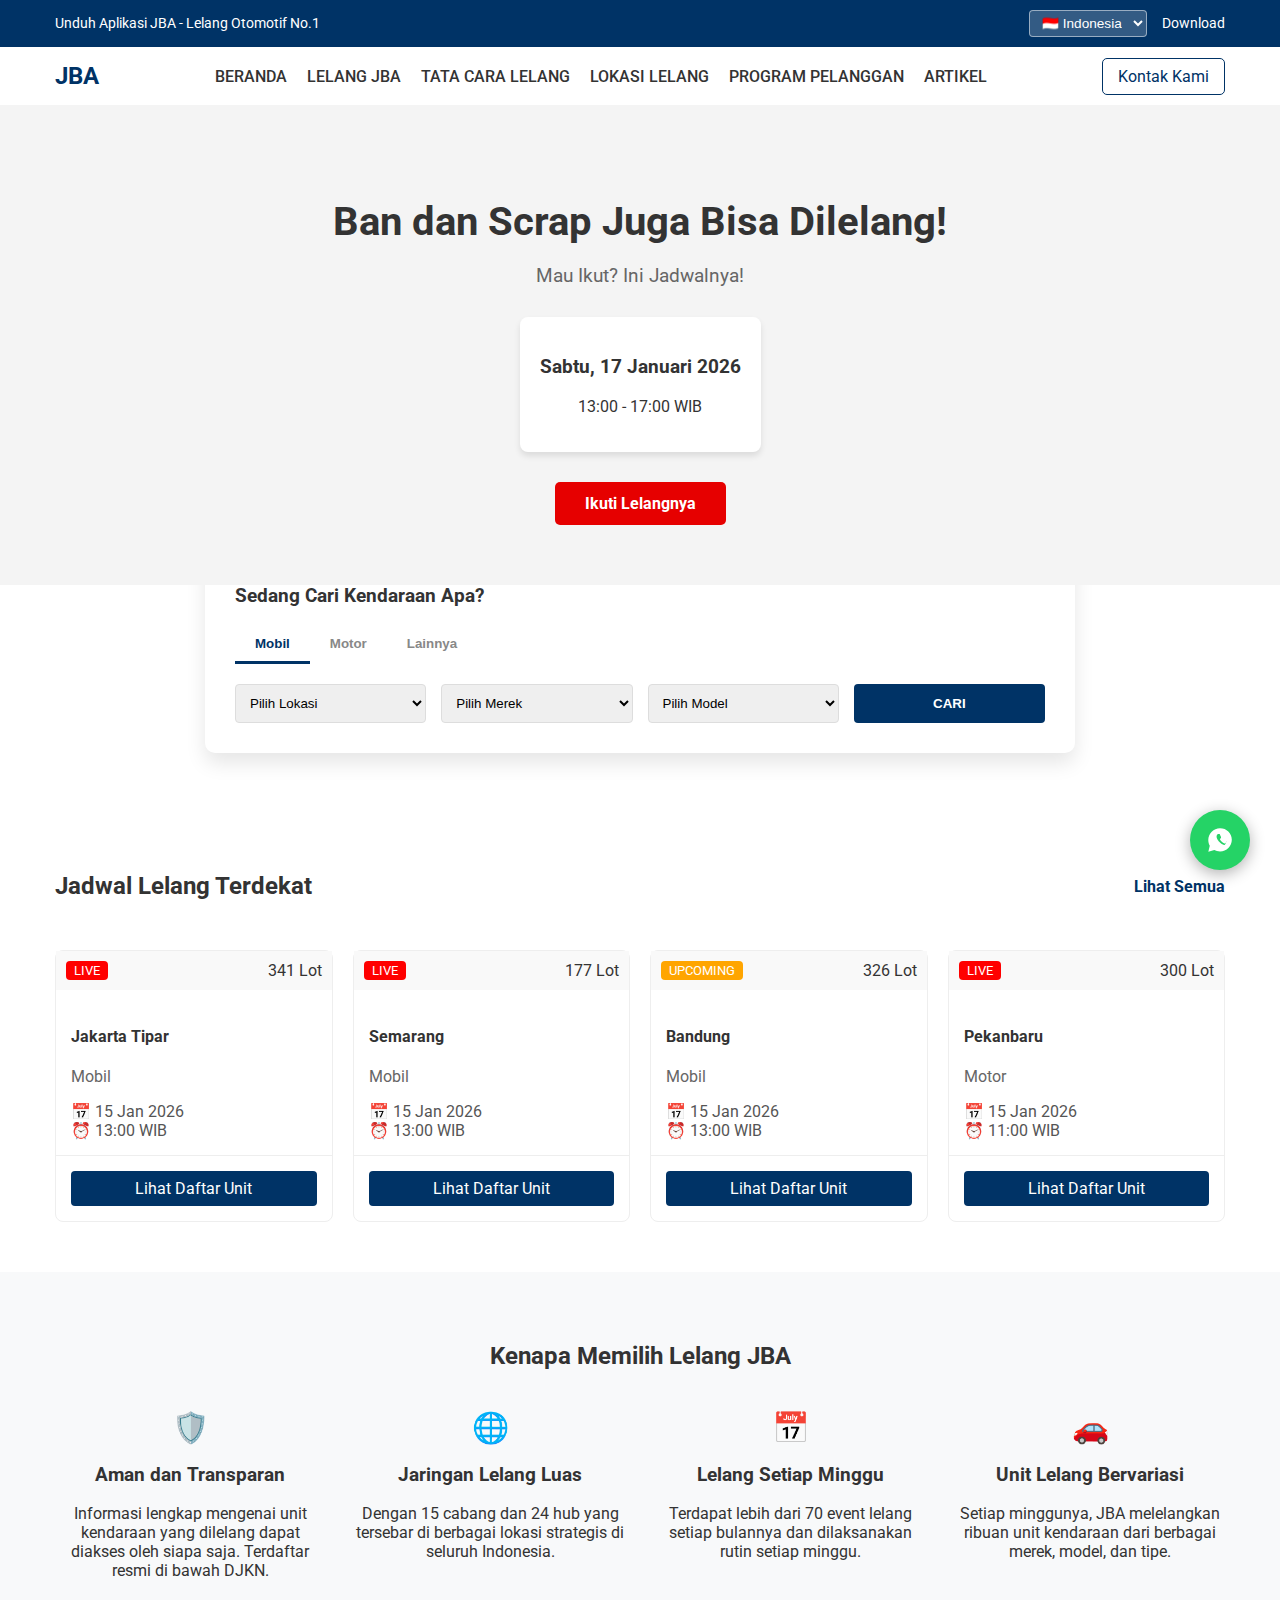
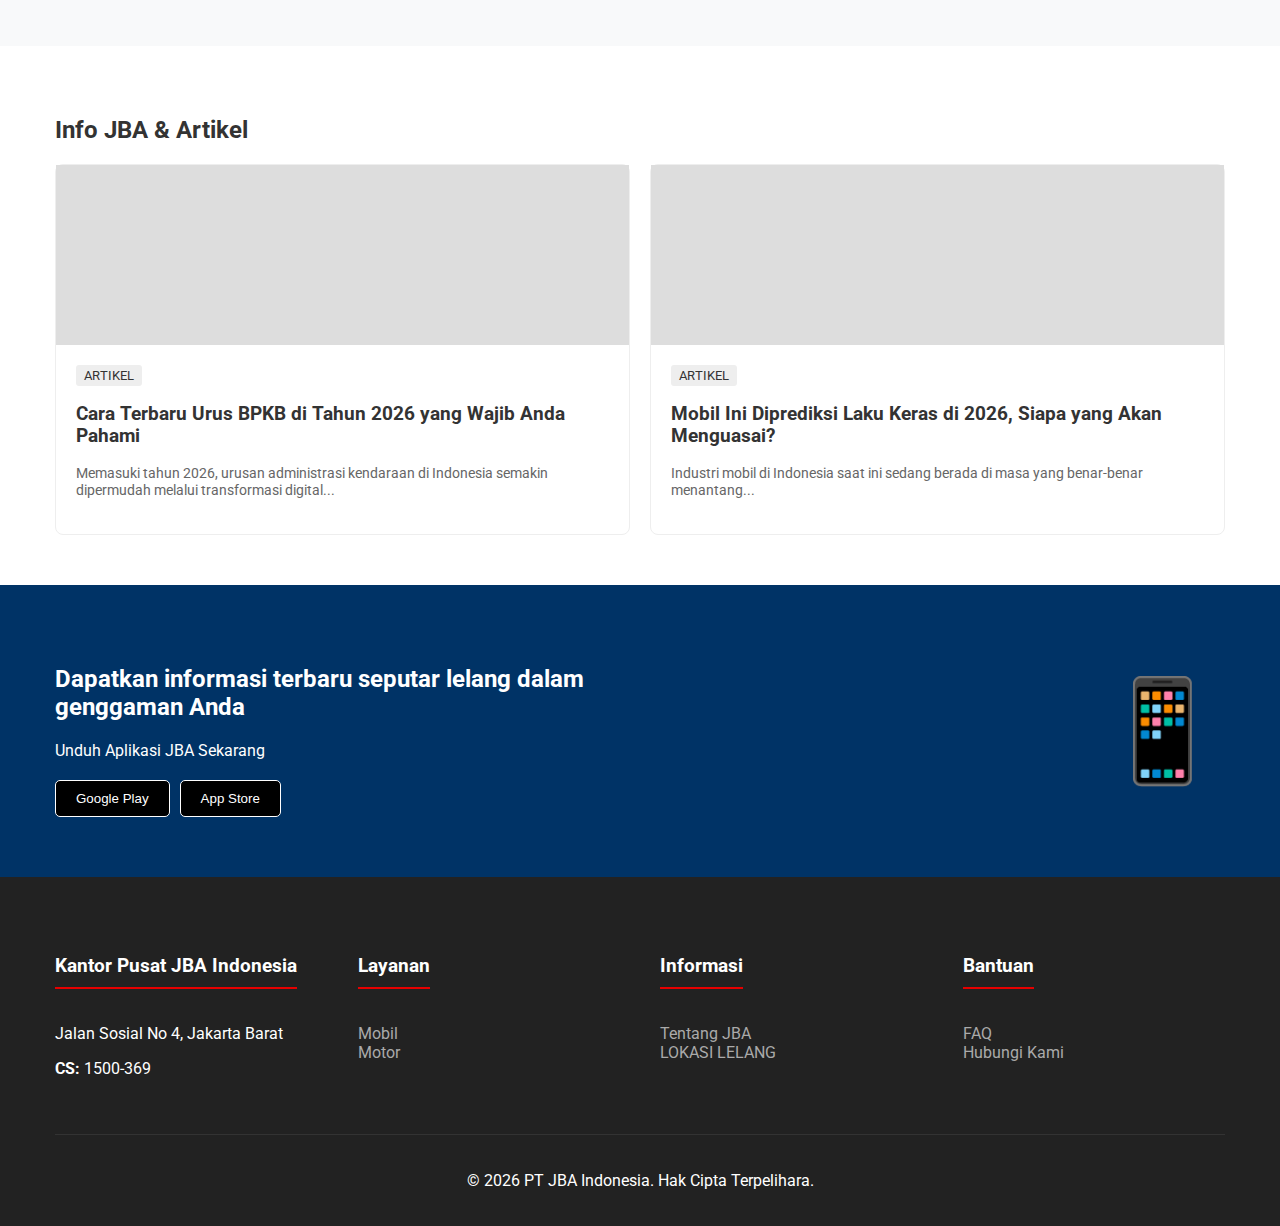
<file: index.html>
<!DOCTYPE html>
<html lang="id">
<head>
    <meta charset="UTF-8">
    <meta name="viewport" content="width=device-width, initial-scale=1.0">
    <title>JBA Indonesia - Lelang Otomotif No.1</title>
    
    <link rel="preconnect" href="https://fonts.googleapis.com">
    <link rel="preconnect" href="https://fonts.gstatic.com" crossorigin>
    <link href="https://fonts.googleapis.com/css2?family=Noto+Sans+JP:wght@300;400;500;700&family=Roboto:wght@300;400;500;700&display=swap" rel="stylesheet">

    <style>
        /* --- GLOBAL STYLES --- */
        * { box-sizing: border-box; }
        body { 
            margin: 0; 
            padding: 0; 
            font-family: 'Roboto', 'Noto Sans JP', sans-serif; 
            color: #333;
            scroll-behavior: smooth; /* Penting untuk efek scroll halus */
        }
        
        a { text-decoration: none; }
        ul { padding: 0; list-style: none; }

        /* Container Utility */
        .container {
            max-width: 1200px;
            margin: 0 auto;
            padding: 0 15px;
        }

        /* --- TOP BAR & HEADER --- */
        .lang-container { display: flex; align-items: center; gap: 15px; }
        .lang-select {
            background-color: rgba(255, 255, 255, 0.2);
            color: #fff;
            border: 1px solid rgba(255, 255, 255, 0.5);
            padding: 4px 8px;
            border-radius: 4px;
            font-size: 0.85rem;
            cursor: pointer;
            outline: none;
        }
        .lang-select option { color: #333; }
        
        .hamburger {
            display: none;
            font-size: 28px;
            color: #003366;
            cursor: pointer;
            margin-left: 15px;
        }

        /* --- HERO SECTION --- */
        .hero {
            background: #f4f4f4; /* Bisa diganti background image */
            padding: 60px 0;
            text-align: center;
            position: relative;
        }
        .btn-primary {
            background: #e60000;
            color: white;
            padding: 12px 30px;
            border-radius: 5px;
            font-weight: bold;
            display: inline-block;
        }

        /* --- SEARCH SECTION --- */
        .search-card {
            background: white;
            padding: 30px;
            border-radius: 10px;
            box-shadow: 0 10px 20px rgba(0,0,0,0.1);
        }
        .tabs { display: flex; margin-bottom: 20px; }
        .tab-btn {
            padding: 10px 20px;
            border: none;
            background: transparent;
            cursor: pointer;
            font-weight: bold;
            color: #888;
            border-bottom: 3px solid transparent;
        }
        .tab-btn.active {
            color: #003366;
            border-bottom: 3px solid #003366;
        }
        .search-form {
            display: grid;
            grid-template-columns: repeat(auto-fit, minmax(150px, 1fr));
            gap: 15px;
        }
        .search-form select {
            padding: 10px;
            border: 1px solid #ddd;
            border-radius: 4px;
            width: 100%;
        }
        .btn-search {
            background: #003366;
            color: white;
            border: none;
            padding: 10px;
            border-radius: 4px;
            cursor: pointer;
            font-weight: bold;
        }

        /* --- FLOATING BUTTONS (WA & TOP) --- */
        .floating-container {
            position: fixed;
            bottom: 30px;
            right: 30px;
            z-index: 9999;
            display: flex;
            flex-direction: column;
            gap: 15px;
            align-items: center;
        }

        .float-btn {
            width: 60px;
            height: 60px;
            border-radius: 50%;
            display: flex;
            align-items: center;
            justify-content: center;
            box-shadow: 0 4px 15px rgba(0,0,0,0.3);
            text-decoration: none;
            border: none;
            cursor: pointer;
            transition: transform 0.3s ease, opacity 0.3s ease, visibility 0.3s;
        }

        .float-btn:hover { transform: scale(1.1); }

        .btn-wa { background-color: #25D366; } /* Hijau WA */
        
        .btn-top {
            background-color: #003366; /* Biru JBA */
            width: 50px; 
            height: 50px;
            opacity: 0; /* Hidden default */
            visibility: hidden;
            transform: translateY(20px);
        }

        .btn-top.show {
            opacity: 1;
            visibility: visible;
            transform: translateY(0);
        }

        /* --- RESPONSIVE MOBILE --- */
        @media (max-width: 768px) {
            .hamburger { display: block; }
            .header-content { position: relative; }
            .nav-menu {
                display: none;
                position: absolute;
                top: 100%; left: 0; width: 100%;
                background-color: #ffffff;
                box-shadow: 0 10px 15px rgba(0,0,0,0.1);
                border-top: 1px solid #eee;
                z-index: 9999;
                padding: 20px 0;
            }
            .nav-menu.active { display: block; animation: slideDown 0.3s ease-out; }
            .nav-menu ul { flex-direction: column; gap: 0; }
            .nav-menu ul li { width: 100%; text-align: center; }
            .nav-menu ul li a {
                display: block; padding: 15px;
                border-bottom: 1px solid #f0f0f0;
                color: #333;
            }
            
            /* Adjust Floating Button di Mobile */
            .floating-container { bottom: 20px; right: 20px; }
            .float-btn { width: 50px; height: 50px; }
            .btn-top { width: 45px; height: 45px; }

            @keyframes slideDown {
                from { opacity: 0; transform: translateY(-10px); }
                to { opacity: 1; transform: translateY(0); }
            }
        }
    </style>
</head>
<body>

    <div class="top-bar" style="background-color: #003366; color: white; padding: 10px 0;">
        <div class="container" style="display: flex; justify-content: space-between; align-items: center;">
            <span data-i18n="app_promo" style="font-size: 0.9rem;">Unduh Aplikasi JBA - Lelang Otomotif No.1</span>
            
            <div class="lang-container">
                <select id="languageSelector" class="lang-select">
                    <option value="id">🇮🇩 Indonesia</option>
                    <option value="en">🇬🇧 English</option>
                    <option value="jp">🇯🇵 日本語</option>
                </select>
                <a href="#" style="color: white; font-size: 0.9rem;" data-i18n="btn_download">Download</a>
            </div>
        </div>
    </div>

    <header class="main-header" style="background: white; padding: 15px 0; box-shadow: 0 2px 5px rgba(0,0,0,0.1);">
        <div class="container header-content" style="display: flex; justify-content: space-between; align-items: center;">
            <div class="logo">
                <h1 style="margin: 0; color: #003366; font-size: 24px;">JBA</h1>
            </div>
            
            <nav class="nav-menu" id="navMenu">
                <ul style="display: flex; gap: 20px; margin: 0;">
                    <li><a href="index.html" class="active" style="color: #333; font-weight: 500;" data-i18n="nav_home">BERANDA</a></li>
                    <li><a href="lelang.html" style="color: #333; font-weight: 500;" data-i18n="nav_auction">LELANG JBA</a></li>
                    <li><a href="tata-cara.html" style="color: #333; font-weight: 500;" data-i18n="nav_guide">TATA CARA LELANG</a></li>
                    <li><a href="lokasi.html" style="color: #333; font-weight: 500;" data-i18n="nav_loc">LOKASI LELANG</a></li>
                    <li><a href="membership.html" style="color: #333; font-weight: 500;" data-i18n="nav_member">PROGRAM PELANGGAN</a></li>
                    <li><a href="artikel.html" style="color: #333; font-weight: 500;" data-i18n="nav_blog">ARTIKEL</a></li>
                </ul>
            </nav>

            <div style="display: flex; align-items: center;">
                <div class="header-actions">
                    <a href="https://wa.me/6285546528201" class="btn-outline" style="border: 1px solid #003366; padding: 8px 15px; border-radius: 5px; color: #003366;" data-i18n="btn_contact">Kontak Kami</a>
                </div>
                <div class="hamburger" id="hamburgerBtn">☰</div>
            </div>
        </div>
    </header>

    <main>
        <section class="hero">
            <div class="container hero-content">
                <h2 style="font-size: 2.5rem; color: #333; margin-bottom: 10px;" data-i18n="hero_title">Ban dan Scrap Juga Bisa Dilelang!</h2>
                <p style="font-size: 1.2rem; color: #666; margin-bottom: 30px;" data-i18n="hero_subtitle">Mau Ikut? Ini Jadwalnya!</p>
                <div class="hero-date" style="background: white; display: inline-block; padding: 20px; border-radius: 8px; box-shadow: 0 4px 6px rgba(0,0,0,0.1); margin-bottom: 30px;">
                    <h3 data-i18n="hero_date_text">Sabtu, 17 Januari 2026</h3>
                    <p>13:00 - 17:00 WIB</p>
                </div>
                <br>
                <a href="lelang.html" class="btn-primary" data-i18n="btn_cta">Ikuti Lelangnya</a>
            </div>
        </section>

        <section class="search-section" style="margin-top: -30px; padding-bottom: 50px;">
            <div class="container" style="max-width: 900px;">
                <div class="search-card">
                    <h3 style="margin-top: 0;" data-i18n="search_title">Sedang Cari Kendaraan Apa?</h3>
                    <div class="tabs" id="vehicleTabs">
                        <button class="tab-btn active" data-type="Mobil" data-i18n="cat_car">Mobil</button>
                        <button class="tab-btn" data-type="Motor" data-i18n="cat_bike">Motor</button>
                        <button class="tab-btn" data-type="Lainnya" data-i18n="cat_other">Lainnya</button>
                    </div>
                    
                    <form class="search-form" id="searchForm">
                        <select id="homeLoc">
                            <option value="" data-i18n="opt_loc">Pilih Lokasi</option>
                            <option value="Jakarta Tipar">Jakarta Tipar</option>
                            <option value="Bandung">Bandung</option>
                            <option value="Semarang">Semarang</option>
                            <option value="Pekanbaru">Pekanbaru</option>
                        </select>
                        <select id="homeBrand">
                            <option value="" data-i18n="opt_brand">Pilih Merek</option>
                            </select>
                        <select id="homeModel">
                            <option value="" data-i18n="opt_model">Pilih Model</option>
                             </select>
                        <button type="submit" class="btn-search" data-i18n="btn_search">CARI</button>
                    </form>
                </div>
            </div>
        </section>

        <section class="schedule-section" style="padding: 50px 0;">
            <div class="container">
                <div class="section-header" style="display: flex; justify-content: space-between; align-items: center; margin-bottom: 30px;">
                    <h2 data-i18n="sched_title">Jadwal Lelang Terdekat</h2>
                    <a href="lelang.html" class="view-all" style="color: #003366; font-weight: bold;" data-i18n="view_all">Lihat Semua</a>
                </div>

                <div class="auction-grid" style="display: grid; grid-template-columns: repeat(auto-fit, minmax(250px, 1fr)); gap: 20px;">
                    <div class="auction-card" style="border: 1px solid #eee; border-radius: 8px;">
                        <div class="card-header" style="background: #f9f9f9; padding: 10px; display: flex; justify-content: space-between;">
                            <span style="background: red; color: white; padding: 2px 8px; border-radius: 4px; font-size: 0.8rem;">LIVE</span>
                            <span>341 Lot</span>
                        </div>
                        <div class="card-body" style="padding: 15px;">
                            <h4>Jakarta Tipar</h4>
                            <p data-i18n="cat_car" style="color: #666;">Mobil</p>
                            <div style="margin-top: 10px; color: #555;">📅 15 <span data-i18n="month_jan">Jan</span> 2026</div>
                            <div style="color: #555;">⏰ 13:00 WIB</div>
                        </div>
                        <div class="card-footer" style="padding: 15px; border-top: 1px solid #eee;">
                            <a href="lelang.html?loc=Jakarta" style="display: block; text-align: center; background: #003366; color: white; padding: 8px; border-radius: 4px;" data-i18n="btn_view_list">Lihat Daftar Unit</a>
                        </div>
                    </div>

                    <div class="auction-card" style="border: 1px solid #eee; border-radius: 8px;">
                        <div class="card-header" style="background: #f9f9f9; padding: 10px; display: flex; justify-content: space-between;">
                            <span style="background: red; color: white; padding: 2px 8px; border-radius: 4px; font-size: 0.8rem;">LIVE</span>
                            <span>177 Lot</span>
                        </div>
                        <div class="card-body" style="padding: 15px;">
                            <h4>Semarang</h4>
                            <p data-i18n="cat_car" style="color: #666;">Mobil</p>
                            <div style="margin-top: 10px; color: #555;">📅 15 <span data-i18n="month_jan">Jan</span> 2026</div>
                            <div style="color: #555;">⏰ 13:00 WIB</div>
                        </div>
                        <div class="card-footer" style="padding: 15px; border-top: 1px solid #eee;">
                            <a href="lelang.html?loc=Semarang" style="display: block; text-align: center; background: #003366; color: white; padding: 8px; border-radius: 4px;" data-i18n="btn_view_list">Lihat Daftar Unit</a>
                        </div>
                    </div>

                    <div class="auction-card" style="border: 1px solid #eee; border-radius: 8px;">
                        <div class="card-header" style="background: #f9f9f9; padding: 10px; display: flex; justify-content: space-between;">
                            <span style="background: orange; color: white; padding: 2px 8px; border-radius: 4px; font-size: 0.8rem;">UPCOMING</span>
                            <span>326 Lot</span>
                        </div>
                        <div class="card-body" style="padding: 15px;">
                            <h4>Bandung</h4>
                            <p data-i18n="cat_car" style="color: #666;">Mobil</p>
                            <div style="margin-top: 10px; color: #555;">📅 15 <span data-i18n="month_jan">Jan</span> 2026</div>
                            <div style="color: #555;">⏰ 13:00 WIB</div>
                        </div>
                        <div class="card-footer" style="padding: 15px; border-top: 1px solid #eee;">
                            <a href="lelang.html?loc=Bandung" style="display: block; text-align: center; background: #003366; color: white; padding: 8px; border-radius: 4px;" data-i18n="btn_view_list">Lihat Daftar Unit</a>
                        </div>
                    </div>

                    <div class="auction-card" style="border: 1px solid #eee; border-radius: 8px;">
                        <div class="card-header" style="background: #f9f9f9; padding: 10px; display: flex; justify-content: space-between;">
                            <span style="background: red; color: white; padding: 2px 8px; border-radius: 4px; font-size: 0.8rem;">LIVE</span>
                            <span>300 Lot</span>
                        </div>
                        <div class="card-body" style="padding: 15px;">
                            <h4>Pekanbaru</h4>
                            <p data-i18n="cat_bike" style="color: #666;">Motor</p>
                            <div style="margin-top: 10px; color: #555;">📅 15 <span data-i18n="month_jan">Jan</span> 2026</div>
                            <div style="color: #555;">⏰ 11:00 WIB</div>
                        </div>
                        <div class="card-footer" style="padding: 15px; border-top: 1px solid #eee;">
                            <a href="lelang.html?loc=Pekanbaru" style="display: block; text-align: center; background: #003366; color: white; padding: 8px; border-radius: 4px;" data-i18n="btn_view_list">Lihat Daftar Unit</a>
                        </div>
                    </div>
                </div>
            </div>
        </section>

        <section class="features-section" style="padding: 50px 0; background: #f8f9fa;">
            <div class="container" style="text-align: center;">
                <h2 style="margin-bottom: 40px;" data-i18n="why_title">Kenapa Memilih Lelang JBA</h2>
                <div class="features-grid" style="display: grid; grid-template-columns: repeat(auto-fit, minmax(200px, 1fr)); gap: 30px;">
                    <div class="feature-item">
                        <div style="font-size: 30px; margin-bottom: 15px;">🛡️</div>
                        <h3 data-i18n="feat_safe_title">Aman dan Transparan</h3>
                        <p data-i18n="feat_safe_desc">Informasi lengkap unit yang dilelang dapat diakses siapa saja. Terdaftar resmi di bawah DJKN.</p>
                    </div>
                    <div class="feature-item">
                        <div style="font-size: 30px; margin-bottom: 15px;">🌐</div>
                        <h3 data-i18n="feat_net_title">Jaringan Lelang Luas</h3>
                        <p data-i18n="feat_net_desc">Dengan 15 cabang dan 24 hub yang tersebar di berbagai lokasi strategis di seluruh Indonesia.</p>
                    </div>
                    <div class="feature-item">
                        <div style="font-size: 30px; margin-bottom: 15px;">📅</div>
                        <h3 data-i18n="feat_weekly_title">Lelang Setiap Minggu</h3>
                        <p data-i18n="feat_weekly_desc">Terdapat lebih dari 70 event lelang setiap bulannya dan dilaksanakan rutin setiap minggu.</p>
                    </div>
                    <div class="feature-item">
                        <div style="font-size: 30px; margin-bottom: 15px;">🚗</div>
                        <h3 data-i18n="feat_var_title">Unit Lelang Bervariasi</h3>
                        <p data-i18n="feat_var_desc">Setiap minggunya, JBA melelangkan ribuan unit kendaraan dari berbagai merek, model, dan tipe.</p>
                    </div>
                </div>
            </div>
        </section>

        <section class="news-section" style="padding: 50px 0;">
            <div class="container">
                <div class="section-header">
                    <h2 data-i18n="news_title">Info JBA & Artikel</h2>
                </div>
                <div class="news-grid" style="display: grid; grid-template-columns: repeat(auto-fit, minmax(300px, 1fr)); gap: 20px;">
                    <article class="news-card" style="border: 1px solid #eee; border-radius: 8px;">
                        <div style="background: #ddd; height: 180px;"></div>
                        <div class="news-content" style="padding: 20px;">
                            <span style="background: #eee; padding: 3px 8px; font-size: 0.8rem; border-radius: 3px;" data-i18n="art_tag">ARTIKEL</span>
                            <h3 data-i18n="news_1_title">Cara Terbaru Urus BPKB di Tahun 2026 yang Wajib Anda Pahami</h3>
                            <p style="color: #666; font-size: 0.9rem;" data-i18n="news_1_desc">Memasuki tahun 2026, urusan administrasi kendaraan semakin dipermudah melalui transformasi digital...</p>
                        </div>
                    </article>
                    <article class="news-card" style="border: 1px solid #eee; border-radius: 8px;">
                        <div style="background: #ddd; height: 180px;"></div>
                        <div class="news-content" style="padding: 20px;">
                            <span style="background: #eee; padding: 3px 8px; font-size: 0.8rem; border-radius: 3px;" data-i18n="art_tag">ARTIKEL</span>
                            <h3 data-i18n="news_2_title">Mobil Ini Diprediksi Laku Keras di 2026, Siapa yang Akan Menguasai?</h3>
                            <p style="color: #666; font-size: 0.9rem;" data-i18n="news_2_desc">Industri mobil di Indonesia saat ini sedang berada di masa yang benar-benar menantang...</p>
                        </div>
                    </article>
                </div>
            </div>
        </section>

        <section class="app-download" style="background: #003366; color: white; padding: 60px 0;">
            <div class="container" style="display: flex; align-items: center; justify-content: space-between;">
                <div style="max-width: 50%;">
                    <h2 data-i18n="app_dl_title">Dapatkan informasi terbaru seputar lelang dalam genggaman Anda</h2>
                    <p data-i18n="app_dl_subtitle" style="margin: 20px 0;">Unduh Aplikasi JBA Sekarang</p>
                    <div style="display: flex; gap: 10px;">
                        <button style="background: black; color: white; border: 1px solid white; padding: 10px 20px; border-radius: 5px;">Google Play</button>
                        <button style="background: black; color: white; border: 1px solid white; padding: 10px 20px; border-radius: 5px;">App Store</button>
                    </div>
                </div>
                <div style="font-size: 100px;">📱</div>
            </div>
        </section>
    </main>

    <footer style="background: #222; color: #fff; padding: 60px 0 20px;">
        <div class="container">
            <div style="display: grid; grid-template-columns: repeat(auto-fit, minmax(200px, 1fr)); gap: 40px; margin-bottom: 40px;">
                <div>
                    <h3 data-i18n="foot_ho" style="border-bottom: 2px solid #e60000; padding-bottom: 10px; display: inline-block;">Kantor Pusat JBA Indonesia</h3>
                    <p data-i18n="foot_addr">Jalan Sosial No 4, Jakarta Barat</p>
                    <p><strong>CS:</strong> 1500-369</p>
                </div>
                <div>
                    <h3 data-i18n="foot_service" style="border-bottom: 2px solid #e60000; padding-bottom: 10px; display: inline-block;">Layanan</h3>
                    <ul>
                        <li><a href="#" style="color: #aaa;" data-i18n="cat_car">Lelang Mobil</a></li>
                        <li><a href="#" style="color: #aaa;" data-i18n="cat_bike">Lelang Motor</a></li>
                    </ul>
                </div>
                <div>
                    <h3 data-i18n="foot_info" style="border-bottom: 2px solid #e60000; padding-bottom: 10px; display: inline-block;">Informasi</h3>
                    <ul>
                        <li><a href="#" style="color: #aaa;" data-i18n="link_about">Tentang JBA</a></li>
                        <li><a href="lokasi.html" style="color: #aaa;" data-i18n="nav_loc">Lokasi Lelang</a></li>
                    </ul>
                </div>
                <div>
                    <h3 data-i18n="foot_help" style="border-bottom: 2px solid #e60000; padding-bottom: 10px; display: inline-block;">Bantuan</h3>
                    <ul>
                        <li><a href="#" style="color: #aaa;">FAQ</a></li>
                        <li><a href="#" style="color: #aaa;" data-i18n="link_contact">Hubungi Kami</a></li>
                    </ul>
                </div>
            </div>
            <div style="text-align: center; border-top: 1px solid #333; padding-top: 20px;">
                <p data-i18n="foot_copy">&copy; 2026 PT JBA Indonesia. Hak Cipta Terpelihara.</p>
            </div>
        </div>
    </footer>

    <div class="floating-container">
        <button id="backToTopBtn" class="float-btn btn-top" title="Kembali ke Atas">
            <svg xmlns="http://www.w3.org/2000/svg" viewBox="0 0 24 24" fill="white" width="24px" height="24px">
                <path d="M0 0h24v24H0V0z" fill="none"/>
                <path d="M7.41 15.41L12 10.83l4.59 4.58L18 14l-6-6-6 6l1.41 1.41z"/>
            </svg>
        </button>
        <a href="https://wa.me/6285546528201" target="_blank" class="float-btn btn-wa" title="Hubungi via WhatsApp">
            <svg xmlns="http://www.w3.org/2000/svg" viewBox="0 0 24 24" fill="white" width="28px" height="28px">
                <path d="M16.75 13.96c.25.13.36.23.36.4 0 .33-.89 1.94-1.32 1.94-.15 0-.44-.09-1.29-.44-2.58-1.07-4.25-3.69-4.38-3.87-.13-.18-1.05-1.4-1.05-2.67 0-1.27.66-1.89.89-2.15.22-.26.59-.33.79-.33.19 0 .39.01.56.02.18.01.42-.07.65.49.24.57.81 1.99.88 2.13.07.15.12.33.02.53-.1.21-.15.34-.3.51-.15.18-.32.39-.45.53-.14.15-.29.32-.13.59.17.27.73 1.2 1.57 1.95 1.08.96 1.99 1.26 2.27 1.4.29.15.46.12.63-.07.17-.19.74-.86.94-1.15.2-.29.4-.24.67-.13zM12.05 2C6.48 2 1.96 6.53 1.96 12.1c0 1.78.46 3.46 1.28 4.93L2 22l5.12-1.34c1.42.77 3.03 1.23 4.93 1.23 5.56 0 10.08-4.53 10.08-10.09S17.61 2 12.05 2z"/>
            </svg>
        </a>
    </div>

    <script>
        // --- DATA KENDARAAN (SORTIR AKTIF) ---
        const vehicleData = {
            'Mobil': {
                'Toyota': ['Avanza', 'Innova', 'Fortuner', 'Calya', 'Agya'],
                'Honda': ['Brio', 'Jazz', 'HR-V', 'CR-V', 'Mobilio'],
                'Daihatsu': ['Xenia', 'Sigra', 'Ayla', 'Terios', 'Gran Max'],
                'Mitsubishi': ['Xpander', 'Pajero Sport'],
                'Suzuki': ['Ertiga', 'XL7']
            },
            'Motor': {
                'Yamaha': ['NMAX', 'Aerox', 'Mio', 'XMAX', 'Fazzio'],
                'Honda': ['Beat', 'Vario', 'PCX', 'Scoopy', 'CBR'],
                'Suzuki': ['Satria', 'GSX', 'Address'],
                'Kawasaki': ['Ninja', 'KLX']
            },
            'Lainnya': {
                'Lainnya': ['Forklift', 'Excavator', 'Truk']
            }
        };

        // --- KAMUS BAHASA (ID, EN, JP) ---
        const translations = {
            id: {
                app_promo: "Unduh Aplikasi JBA - Lelang Otomotif No.1",
                btn_download: "Download",
                nav_home: "BERANDA",
                nav_auction: "LELANG JBA",
                nav_guide: "TATA CARA LELANG",
                nav_loc: "LOKASI LELANG",
                nav_member: "PROGRAM PELANGGAN",
                nav_blog: "ARTIKEL",
                btn_contact: "Kontak Kami",
                hero_title: "Ban dan Scrap Juga Bisa Dilelang!",
                hero_subtitle: "Mau Ikut? Ini Jadwalnya!",
                hero_date_text: "Sabtu, 17 Januari 2026",
                btn_cta: "Ikuti Lelangnya",
                search_title: "Sedang Cari Kendaraan Apa?",
                cat_car: "Mobil",
                cat_bike: "Motor",
                cat_other: "Lainnya",
                opt_loc: "Pilih Lokasi",
                opt_brand: "Pilih Merek",
                opt_model: "Pilih Model",
                btn_search: "CARI",
                sched_title: "Jadwal Lelang Terdekat",
                view_all: "Lihat Semua",
                btn_view_list: "Lihat Daftar Unit",
                month_jan: "Jan",
                why_title: "Kenapa Memilih Lelang JBA",
                feat_safe_title: "Aman dan Transparan",
                feat_safe_desc: "Informasi lengkap mengenai unit kendaraan yang dilelang dapat diakses oleh siapa saja. Terdaftar resmi di bawah DJKN.",
                feat_net_title: "Jaringan Lelang Luas",
                feat_net_desc: "Dengan 15 cabang dan 24 hub yang tersebar di berbagai lokasi strategis di seluruh Indonesia.",
                feat_weekly_title: "Lelang Setiap Minggu",
                feat_weekly_desc: "Terdapat lebih dari 70 event lelang setiap bulannya dan dilaksanakan rutin setiap minggu.",
                feat_var_title: "Unit Lelang Bervariasi",
                feat_var_desc: "Setiap minggunya, JBA melelangkan ribuan unit kendaraan dari berbagai merek, model, dan tipe.",
                news_title: "Info JBA & Artikel",
                art_tag: "ARTIKEL",
                news_1_title: "Cara Terbaru Urus BPKB di Tahun 2026 yang Wajib Anda Pahami",
                news_1_desc: "Memasuki tahun 2026, urusan administrasi kendaraan di Indonesia semakin dipermudah melalui transformasi digital...",
                news_2_title: "Mobil Ini Diprediksi Laku Keras di 2026, Siapa yang Akan Menguasai?",
                news_2_desc: "Industri mobil di Indonesia saat ini sedang berada di masa yang benar-benar menantang...",
                app_dl_title: "Dapatkan informasi terbaru seputar lelang dalam genggaman Anda",
                app_dl_subtitle: "Unduh Aplikasi JBA Sekarang",
                foot_ho: "Kantor Pusat JBA Indonesia",
                foot_addr: "Jalan Sosial No 4, Jakarta Barat",
                foot_service: "Layanan",
                foot_info: "Informasi",
                foot_help: "Bantuan",
                link_about: "Tentang JBA",
                link_contact: "Hubungi Kami",
                link_terms: "Syarat dan Ketentuan",
                foot_copy: "&copy; 2026 PT JBA Indonesia. Hak Cipta Terpelihara."
            },
            en: {
                app_promo: "Download JBA App - No.1 Automotive Auction",
                btn_download: "Download",
                nav_home: "HOME",
                nav_auction: "JBA AUCTION",
                nav_guide: "AUCTION GUIDE",
                nav_loc: "AUCTION LOCATIONS",
                nav_member: "MEMBERSHIP",
                nav_blog: "ARTICLES",
                btn_contact: "Contact Us",
                hero_title: "Tires and Scrap Can Be Auctioned Too!",
                hero_subtitle: "Want to Join? Here is the Schedule!",
                hero_date_text: "Saturday, January 17, 2026",
                btn_cta: "Join the Auction",
                search_title: "What Vehicle Are You Looking For?",
                cat_car: "Car",
                cat_bike: "Motorcycle",
                cat_other: "Others",
                opt_loc: "Select Location",
                opt_brand: "Select Brand",
                opt_model: "Select Model",
                btn_search: "SEARCH",
                sched_title: "Upcoming Auction Schedule",
                view_all: "View All",
                btn_view_list: "View Unit List",
                month_jan: "Jan",
                why_title: "Why Choose JBA Auction",
                feat_safe_title: "Safe and Transparent",
                feat_safe_desc: "Complete information about auctioned vehicle units is accessible to everyone. Officially registered under DJKN.",
                feat_net_title: "Extensive Auction Network",
                feat_net_desc: "With 15 branches and 24 hubs spread across strategic locations throughout Indonesia.",
                feat_weekly_title: "Weekly Auctions",
                feat_weekly_desc: "There are more than 70 auction events every month, conducted routinely every week.",
                feat_var_title: "Varied Auction Units",
                feat_var_desc: "Every week, JBA auctions thousands of vehicle units of various brands, models, and types.",
                news_title: "JBA Info & Articles",
                art_tag: "ARTICLE",
                news_1_title: "Newest Way to Handle BPKB in 2026 You Must Understand",
                news_1_desc: "Entering 2026, vehicle administration in Indonesia is made easier through digital transformation...",
                news_2_title: "This Car is Predicted to Sell Well in 2026, Who Will Dominate?",
                news_2_desc: "The car industry in Indonesia is currently in a truly challenging time...",
                app_dl_title: "Get the latest auction information in the palm of your hand",
                app_dl_subtitle: "Download JBA App Now",
                foot_ho: "JBA Indonesia Head Office",
                foot_addr: "Jalan Sosial No 4, West Jakarta",
                foot_service: "Services",
                foot_info: "Information",
                foot_help: "Help",
                link_about: "About JBA",
                link_contact: "Contact Us",
                link_terms: "Terms and Conditions",
                foot_copy: "&copy; 2026 PT JBA Indonesia. All Rights Reserved."
            },
            jp: {
                app_promo: "JBAアプリをダウンロード - No.1 自動車オークション",
                btn_download: "ダウンロード",
                nav_home: "ホーム",
                nav_auction: "JBAオークション",
                nav_guide: "オークションガイド",
                nav_loc: "オークション会場",
                nav_member: "会員プログラム",
                nav_blog: "記事",
                btn_contact: "お問い合わせ",
                hero_title: "タイヤやスクラップもオークション可能！",
                hero_subtitle: "参加しますか？スケジュールはこちら！",
                hero_date_text: "2026年1月17日（土）",
                btn_cta: "オークションに参加",
                search_title: "お探しの車両は何ですか？",
                cat_car: "自動車",
                cat_bike: "バイク",
                cat_other: "その他",
                opt_loc: "場所を選択",
                opt_brand: "ブランドを選択",
                opt_model: "モデルを選択",
                btn_search: "検索",
                sched_title: "今後のオークション日程",
                view_all: "すべて見る",
                btn_view_list: "出品リストを見る",
                month_jan: "1月",
                why_title: "JBAオークションが選ばれる理由",
                feat_safe_title: "安全かつ透明",
                feat_safe_desc: "出品車両に関する完全な情報は誰でもアクセス可能です。DJKN（国庫総局）に正式登録されています。",
                feat_net_title: "広範なオークションネットワーク",
                feat_net_desc: "インドネシア全土の戦略的な場所に15の支店と24のハブを展開しています。",
                feat_weekly_title: "毎週開催されるオークション",
                feat_weekly_desc: "毎月70以上のオークションイベントがあり、毎週定期的に実施されています。",
                feat_var_title: "多様な出品ユニット",
                feat_var_desc: "JBAでは毎週、さまざまなブランド、モデル、タイプの数千台の車両がオークションにかけられます。",
                news_title: "JBA情報 & 記事",
                art_tag: "記事",
                news_1_title: "2026年のBPKB手続き最新情報：知っておくべきこと",
                news_1_desc: "2026年に入り、インドネシアの車両行政はデジタルトランスフォーメーションによりさらに簡素化されました...",
                news_2_title: "2026年に売れる車はこれだ！誰が市場を制するか？",
                news_2_desc: "現在のインドネシアの自動車産業は、非常に困難な時期にあります...",
                app_dl_title: "オークションの最新情報をあなたの手の中に",
                app_dl_subtitle: "今すぐJBAアプリをダウンロード",
                foot_ho: "JBAインドネシア本社",
                foot_addr: "Jalan Sosial No 4, 西ジャカルタ",
                foot_service: "サービス",
                foot_info: "情報",
                foot_help: "ヘルプ",
                link_about: "JBAについて",
                link_contact: "お問い合わせ",
                link_terms: "利用規約",
                foot_copy: "&copy; 2026 PT JBA Indonesia. 無断複写・転載を禁じます。"
            }
        };

        let currentType = 'Mobil'; // Default

        // FUNGSI GANTI BAHASA
        function changeLanguage(lang) {
            if (!translations[lang]) return;
            localStorage.setItem('selectedLang', lang);

            const elements = document.querySelectorAll('[data-i18n]');
            elements.forEach(el => {
                const key = el.getAttribute('data-i18n');
                if (translations[lang][key]) {
                    if (el.tagName === 'INPUT' || el.tagName === 'TEXTAREA') {
                        el.placeholder = translations[lang][key];
                    } else if (el.tagName === 'OPTION') {
                         el.innerText = translations[lang][key];
                    } else {
                        el.innerHTML = translations[lang][key];
                    }
                }
            });

            // Update dropdowns agar placeholder "Pilih Merek" sesuai bahasa
            updateBrandDropdown();

            const selector = document.getElementById('languageSelector');
            if(selector) selector.value = lang;
        }

        // FUNGSI UPDATE DROPDOWN
        function updateBrandDropdown() {
            const brandSelect = document.getElementById('homeBrand');
            const modelSelect = document.getElementById('homeModel');
            const lang = localStorage.getItem('selectedLang') || 'id';

            // Reset
            brandSelect.innerHTML = '';
            modelSelect.innerHTML = '';

            // Default Option Merek
            const defaultBrandOpt = document.createElement('option');
            defaultBrandOpt.value = "";
            defaultBrandOpt.innerText = translations[lang]['opt_brand'] || "Pilih Merek";
            defaultBrandOpt.setAttribute('data-i18n', 'opt_brand');
            brandSelect.appendChild(defaultBrandOpt);

            // Default Option Model
            const defaultModelOpt = document.createElement('option');
            defaultModelOpt.value = "";
            defaultModelOpt.innerText = translations[lang]['opt_model'] || "Pilih Model";
            defaultModelOpt.setAttribute('data-i18n', 'opt_model');
            modelSelect.appendChild(defaultModelOpt);

            // Isi Merek
            if (vehicleData[currentType]) {
                const brands = Object.keys(vehicleData[currentType]);
                brands.forEach(brand => {
                    const opt = document.createElement('option');
                    opt.value = brand;
                    opt.innerText = brand;
                    brandSelect.appendChild(opt);
                });
            }
        }

        function updateModelDropdown() {
            const brandSelect = document.getElementById('homeBrand');
            const modelSelect = document.getElementById('homeModel');
            const selectedBrand = brandSelect.value;
            const lang = localStorage.getItem('selectedLang') || 'id';

            // Reset Model
            modelSelect.innerHTML = '';
            
            // Default Option Model
            const defaultModelOpt = document.createElement('option');
            defaultModelOpt.value = "";
            defaultModelOpt.innerText = translations[lang]['opt_model'] || "Pilih Model";
            defaultModelOpt.setAttribute('data-i18n', 'opt_model');
            modelSelect.appendChild(defaultModelOpt);

            // Isi Model jika Merek dipilih
            if (selectedBrand && vehicleData[currentType][selectedBrand]) {
                const models = vehicleData[currentType][selectedBrand];
                models.forEach(model => {
                    const opt = document.createElement('option');
                    opt.value = model;
                    opt.innerText = model;
                    modelSelect.appendChild(opt);
                });
            }
        }

        // --- DOM CONTENT LOADED (MAIN LOGIC) ---
        document.addEventListener('DOMContentLoaded', () => {
            
            // 1. Cek Bahasa
            const savedLang = localStorage.getItem('selectedLang') || 'id';
            changeLanguage(savedLang);

            // 2. Listener Bahasa
            const langSelector = document.getElementById('languageSelector');
            if(langSelector) {
                langSelector.addEventListener('change', (e) => {
                    changeLanguage(e.target.value);
                });
            }

            // 3. Mobile Hamburger
            const hamburgerBtn = document.getElementById('hamburgerBtn');
            const navMenu = document.getElementById('navMenu');
            if(hamburgerBtn && navMenu) {
                hamburgerBtn.addEventListener('click', () => {
                    navMenu.classList.toggle('active');
                });
            }

            // 4. Tabs & Sortir
            const tabs = document.querySelectorAll('.tab-btn');
            tabs.forEach(tab => {
                tab.addEventListener('click', () => {
                    tabs.forEach(t => t.classList.remove('active'));
                    tab.classList.add('active');
                    currentType = tab.getAttribute('data-type');
                    updateBrandDropdown();
                });
            });

            // 5. Change Brand Listener
            const brandSelect = document.getElementById('homeBrand');
            if(brandSelect) {
                brandSelect.addEventListener('change', updateModelDropdown);
            }

            // 6. Search Submit
            const searchForm = document.getElementById('searchForm');
            if(searchForm) {
                searchForm.addEventListener('submit', (e) => {
                    e.preventDefault(); 
                    
                    const loc = document.getElementById('homeLoc').value;
                    const brand = document.getElementById('homeBrand').value;
                    const model = document.getElementById('homeModel').value;

                    const params = new URLSearchParams({
                        type: currentType,
                        loc: loc,
                        brand: brand,
                        model: model
                    });
                    window.location.href = `lelang.html?${params.toString()}`;
                });
            }

            // 7. FLOATING BACK TO TOP LOGIC
            const backToTopBtn = document.getElementById('backToTopBtn');
            if (backToTopBtn) {
                window.addEventListener('scroll', () => {
                    if (window.scrollY > 300) {
                        backToTopBtn.classList.add('show');
                    } else {
                        backToTopBtn.classList.remove('show');
                    }
                });
                backToTopBtn.addEventListener('click', () => {
                    window.scrollTo({
                        top: 0,
                        behavior: 'smooth'
                    });
                });
            }
        });
    </script>

</body>
</html>
</file>
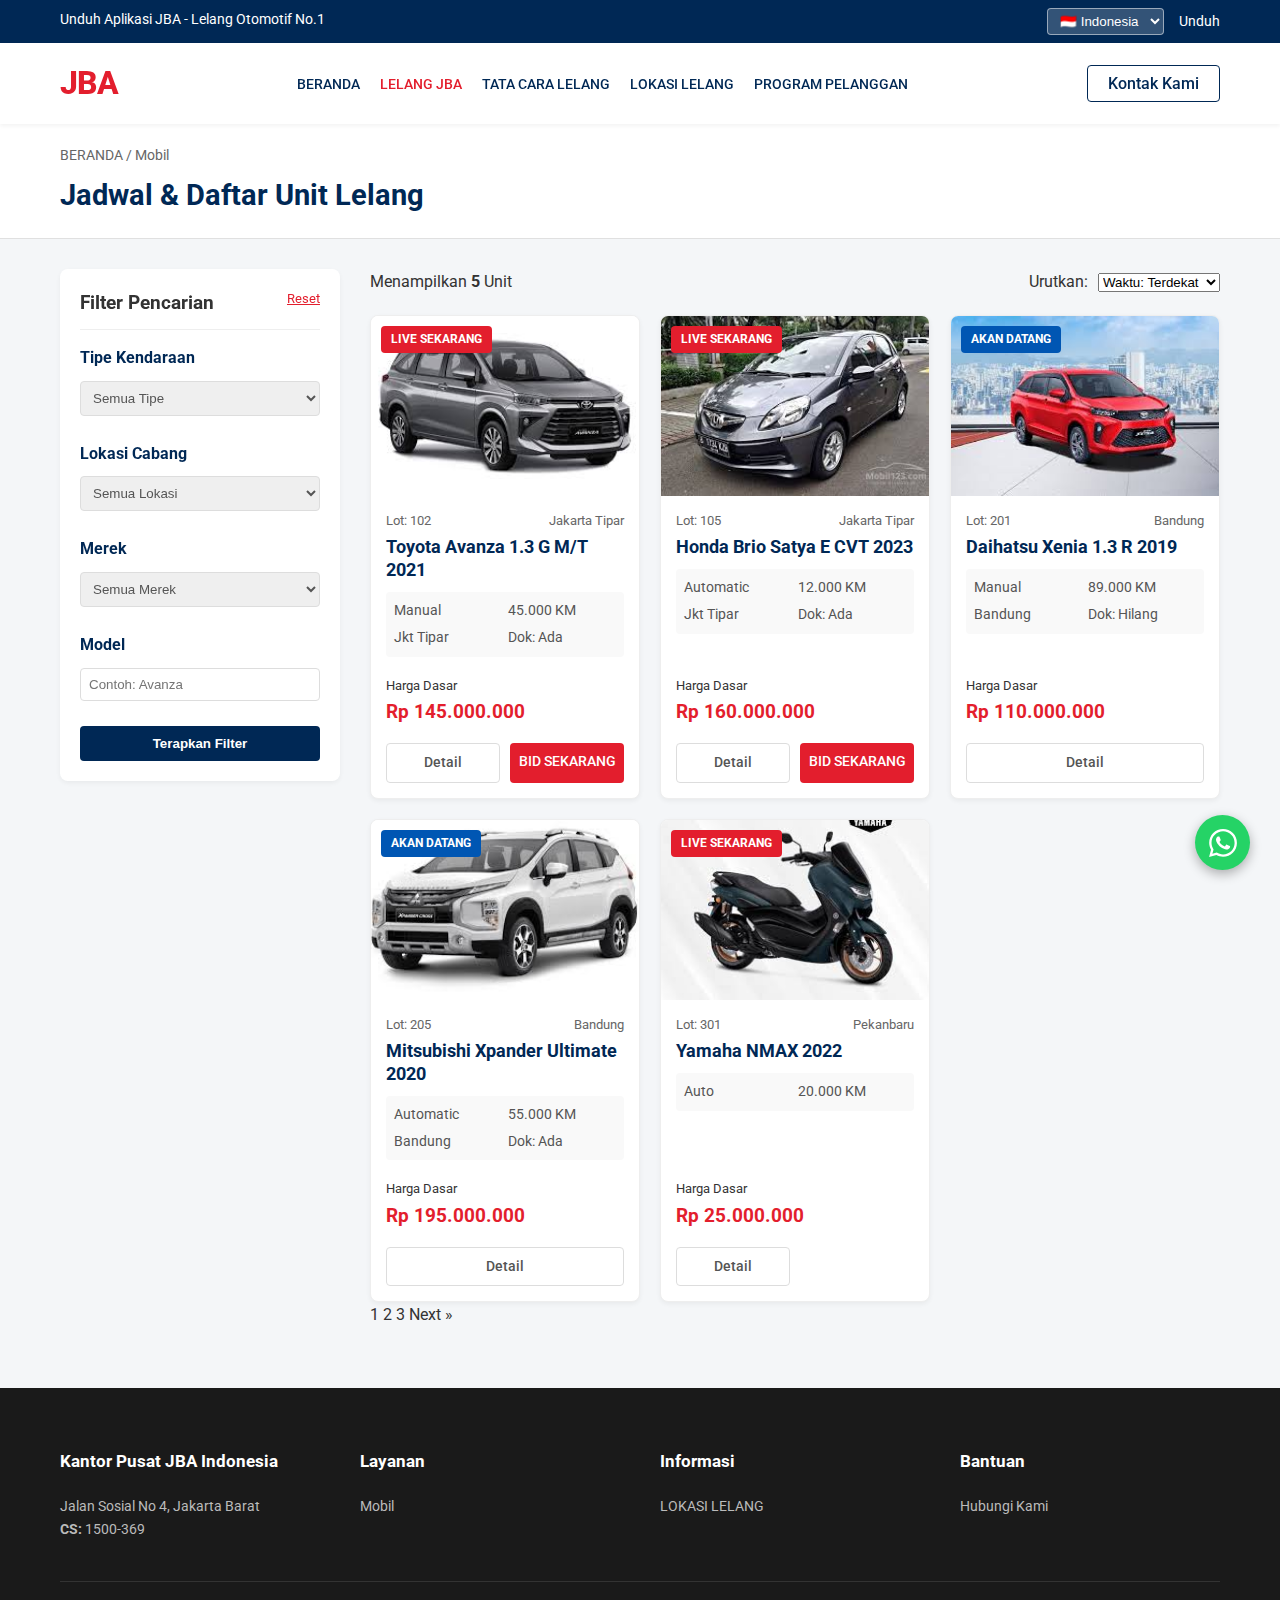
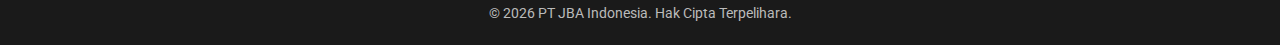
<file: lelang.html>
<!DOCTYPE html>
<html lang="id">
<head>
    <meta charset="UTF-8">
    <meta name="viewport" content="width=device-width, initial-scale=1.0">
    <title>Daftar Lelang - JBA Indonesia</title>
    
    <link rel="preconnect" href="https://fonts.googleapis.com">
    <link rel="preconnect" href="https://fonts.gstatic.com" crossorigin>
    <link href="https://fonts.googleapis.com/css2?family=Noto+Sans+JP:wght@300;400;500;700&family=Roboto:wght@300;400;500;700&display=swap" rel="stylesheet">
    
    <link rel="stylesheet" href="style.css">

    <style>
        /* =========================================
           1. CSS VARIABLES & RESET
           ========================================= */
        :root {
            --primary-blue: #002855;
            --accent-blue: #0056b3;
            --accent-red: #E31E2D;
            --text-dark: #333333;
            --text-light: #666666;
            --bg-light: #f4f6f8;
            --white: #ffffff;
        }

        /* Dropdown Bahasa */
        .lang-container { display: flex; align-items: center; gap: 15px; }
        .lang-select { background-color: rgba(255, 255, 255, 0.2); color: #fff; border: 1px solid rgba(255, 255, 255, 0.5); padding: 4px 8px; border-radius: 4px; cursor: pointer; }
        .lang-select option { color: #333; }

        /* --- STYLE KHUSUS HALAMAN LELANG --- */
        .listing-container { display: grid; grid-template-columns: 280px 1fr; gap: 30px; padding-top: 30px; padding-bottom: 60px; }
        .page-header { background: #fff; padding: 20px 0; border-bottom: 1px solid #e0e0e0; }
        .breadcrumb { font-size: 0.9rem; color: #666; margin-bottom: 5px; }
        .page-title { color: var(--primary-blue); font-size: 1.8rem; margin: 0; }

        /* Sidebar */
        .sidebar-filter { background: #fff; padding: 20px; border-radius: 8px; box-shadow: 0 2px 5px rgba(0,0,0,0.05); height: fit-content; position: sticky; top: 90px; }
        .filter-header { display: flex; justify-content: space-between; margin-bottom: 15px; border-bottom: 1px solid #eee; padding-bottom: 10px; }
        .reset-link { font-size: 0.8rem; color: var(--accent-red); text-decoration: underline; cursor: pointer; }
        .filter-group { margin-bottom: 20px; }
        .filter-group h4 { font-size: 1rem; margin-bottom: 10px; color: var(--primary-blue); }
        .filter-select { width: 100%; padding: 8px; border: 1px solid #ddd; border-radius: 4px; color: #555; margin-bottom: 5px; }
        .btn-filter { width: 100%; background: var(--primary-blue); color: white; border: none; padding: 10px; border-radius: 4px; font-weight: bold; cursor: pointer; transition: 0.3s; }
        .btn-filter:hover { background: #001f3f; }

        /* Grid & Cards */
        .listing-toolbar { display: flex; justify-content: space-between; align-items: center; margin-bottom: 20px; }
        .listing-grid { display: grid; grid-template-columns: repeat(auto-fill, minmax(250px, 1fr)); gap: 20px; }
        
        .product-card { background: #fff; border-radius: 8px; overflow: hidden; box-shadow: 0 2px 5px rgba(0,0,0,0.05); border: 1px solid #eee; transition: transform 0.2s; display: flex; flex-direction: column; }
        .product-card:hover { transform: translateY(-5px); box-shadow: 0 5px 15px rgba(0,0,0,0.1); }
        
        .card-img-top { height: 180px; background-color: #ddd; position: relative; overflow: hidden; }
        .car-thumb { width: 100%; height: 100%; object-fit: cover; transition: transform 0.5s ease; }
        .product-card:hover .car-thumb { transform: scale(1.1); }

        .badge-status { position: absolute; top: 10px; left: 10px; padding: 4px 10px; border-radius: 4px; font-size: 0.75rem; color: white; font-weight: bold; z-index: 2; }
        .bg-live { background-color: var(--accent-red); animation: pulse 1.5s infinite; }
        .bg-upcoming { background-color: var(--accent-blue); }
        @keyframes pulse { 0% { opacity: 1; } 50% { opacity: 0.7; } 100% { opacity: 1; } }

        .card-content { padding: 15px; flex-grow: 1; display: flex; flex-direction: column; }
        .card-meta { display: flex; justify-content: space-between; font-size: 0.8rem; color: #666; margin-bottom: 5px; }
        .card-title { font-size: 1.1rem; color: var(--primary-blue); font-weight: bold; margin-bottom: 10px; line-height: 1.3; }
        .specs-grid { display: grid; grid-template-columns: 1fr 1fr; gap: 5px; font-size: 0.85rem; color: #555; background: #f9f9f9; padding: 8px; border-radius: 4px; margin-bottom: 15px; }
        .price-tag { margin-top: auto; margin-bottom: 15px; }
        .price-value { font-size: 1.2rem; font-weight: bold; color: var(--accent-red); }
        .card-actions { display: grid; grid-template-columns: 1fr 1fr; gap: 10px; }
        .btn-sm { text-align: center; padding: 8px; font-size: 0.85rem; border-radius: 4px; font-weight: 500; cursor: pointer; text-decoration: none; }
        .btn-view { border: 1px solid #ddd; color: #555; }
        .btn-bid { background: var(--accent-red); color: white; border: none; }

        /* Floating Buttons */
        .floating-container { position: fixed; bottom: 30px; right: 30px; display: flex; flex-direction: column; gap: 15px; z-index: 9999; }
        .float-btn { width: 55px; height: 55px; border-radius: 50%; display: flex; align-items: center; justify-content: center; box-shadow: 0 4px 12px rgba(0,0,0,0.3); transition: 0.3s; background: white; }
        .wa-btn { background-color: #25D366; } 
        .top-btn { background-color: var(--primary-blue); color: white; opacity: 0; visibility: hidden; } 
        .top-btn.show { opacity: 1; visibility: visible; }

        /* --- CSS KHUSUS NAVBAR MOBILE (HAMBURGER) --- */
        .hamburger { display: none; font-size: 28px; color: var(--primary-blue); cursor: pointer; margin-left: 15px; }

        @media (max-width: 768px) {
            .listing-container { grid-template-columns: 1fr; }
            .sidebar-filter { position: relative; top: 0; margin-bottom: 20px; }

            /* Mobile Navbar Logic */
            .hamburger { display: block; }
            .header-content { position: relative; }
            .nav-menu {
                display: none; position: absolute; top: 100%; left: 0; width: 100%;
                background-color: #ffffff; box-shadow: 0 10px 15px rgba(0,0,0,0.1);
                border-top: 1px solid #eee; z-index: 9999; padding: 20px 0;
            }
            .nav-menu.active { display: block; animation: slideDown 0.3s ease-out; }
            .nav-menu ul { flex-direction: column; gap: 0; }
            .nav-menu li a { display: block; padding: 15px 20px; border-bottom: 1px solid #f0f0f0; color: var(--text-dark); }
            .nav-menu li a:hover { background-color: var(--bg-light); color: var(--accent-red); }
            
            @keyframes slideDown { from { opacity: 0; transform: translateY(-10px); } to { opacity: 1; transform: translateY(0); } }
        }
    </style>
</head>
<body>

    <div class="top-bar">
        <div class="container">
            <span data-i18n="app_promo">Unduh Aplikasi JBA - Lelang Otomotif No.1</span>
            
            <div class="lang-container">
                <select id="languageSelector" class="lang-select">
                    <option value="id">🇮🇩 Indonesia</option>
                    <option value="en">🇬🇧 English</option>
                    <option value="jp">🇯🇵 日本語</option>
                </select>
                <a href="#" data-i18n="btn_download">Download</a>
            </div>
        </div>
    </div>

    <header class="main-header">
        <div class="container header-content">
            <div class="logo">
                <h1>JBA</h1>
            </div>
            
            <nav class="nav-menu" id="navMenu">
                <ul>
                    <li><a href="index.html" data-i18n="nav_home">BERANDA</a></li>
                    <li><a href="lelang.html" class="active" data-i18n="nav_auction">LELANG JBA</a></li>
                    <li><a href="tata-cara.html" data-i18n="nav_guide">TATA CARA LELANG</a></li>
                    <li><a href="lokasi.html" data-i18n="nav_loc">LOKASI LELANG</a></li>
                    <li><a href="membership.html" data-i18n="nav_member">PROGRAM PELANGGAN</a></li>
                </ul>
            </nav>

            <div style="display: flex; align-items: center;">
                <div class="header-actions">
                    <a href="https://wa.me/6285546528201" class="btn-outline" data-i18n="btn_login">Kontak Kami</a>
                </div>
                <div class="hamburger" id="hamburgerBtn">
                    ☰
                </div>
            </div>
        </div>
    </header>

    <section class="page-header">
        <div class="container">
            <div class="breadcrumb"><span data-i18n="nav_home">Beranda</span> / <span data-i18n="cat_car">Mobil</span></div>
            <h2 class="page-title" data-i18n="page_lelang_title">Jadwal & Daftar Unit Lelang</h2>
        </div>
    </section>

    <main class="container listing-container">
        
        <aside class="sidebar-filter">
            <div class="filter-header">
                <h3 data-i18n="filter_title">Filter Pencarian</h3>
                <span class="reset-link" onclick="resetFilter()" data-i18n="filter_reset">Reset</span>
            </div>

            <div class="filter-group">
                <h4 data-i18n="search_title">Tipe Kendaraan</h4>
                <select id="filterType" class="filter-select">
                    <option value="">Semua Tipe</option>
                    <option value="Mobil">Mobil</option>
                    <option value="Motor">Motor</option>
                </select>
            </div>

            <div class="filter-group">
                <h4 data-i18n="filter_loc">Lokasi Cabang</h4>
                <select id="filterLoc" class="filter-select">
                    <option value="">Semua Lokasi</option>
                    <option value="Jakarta">Jakarta Tipar</option>
                    <option value="Bandung">Bandung</option>
                    <option value="Semarang">Semarang</option>
                    <option value="Pekanbaru">Pekanbaru</option>
                </select>
            </div>

            <div class="filter-group">
                <h4 data-i18n="opt_brand">Merek</h4>
                <select id="filterBrand" class="filter-select">
                    <option value="">Semua Merek</option>
                    <option value="Toyota">Toyota</option>
                    <option value="Honda">Honda</option>
                    <option value="Daihatsu">Daihatsu</option>
                    <option value="Mitsubishi">Mitsubishi</option>
                </select>
            </div>

            <div class="filter-group">
                <h4 data-i18n="opt_model">Model</h4>
                <input type="text" id="filterModel" class="filter-select" placeholder="Contoh: Avanza">
            </div>

            <button class="btn-filter" onclick="applyFilter()" data-i18n="btn_apply">Terapkan Filter</button>
        </aside>

        <section class="listing-content">
            <div class="listing-toolbar">
                <p>Menampilkan <strong id="resultCount">4</strong> Unit</p>
                <div style="display:flex; align-items:center; gap:10px;">
                    <span data-i18n="sort_label">Urutkan:</span>
                    <select class="sort-select">
                        <option data-i18n="sort_time">Waktu: Terdekat</option>
                        <option>Harga: Terendah</option>
                        <option>Harga: Tertinggi</option>
                    </select>
                </div>
            </div>

            <div class="listing-grid" id="carGrid">

                <article class="product-card" data-type="Mobil" data-loc="Jakarta" data-brand="Toyota" data-model="Avanza">
                    <div class="card-img-top">
                        <span class="badge-status bg-live" data-i18n="status_live">LIVE SEKARANG</span>
                        <img src="img/avanza.png" alt="Toyota Avanza" class="car-thumb">
                    </div>
                    <div class="card-content">
                        <div class="card-meta">
                            <span><span data-i18n="lbl_lot">Lot</span>: 102</span>
                            <span>Jakarta Tipar</span>
                        </div>
                        <h3 class="card-title">Toyota Avanza 1.3 G M/T 2021</h3>
                        <div class="specs-grid">
                            <div>Manual</div>
                            <div>45.000 KM</div>
                            <div>Jkt Tipar</div>
                            <div>Dok: Ada</div>
                        </div>
                        <div class="price-tag">
                            <small data-i18n="lbl_price">Harga Dasar</small>
                            <div class="price-value">Rp 145.000.000</div>
                        </div>
                        <div class="card-actions">
                            <a href="detail.html?id=1" class="btn-sm btn-view" data-i18n="btn_detail">Detail</a>
                            <a href="detail.html?id=1" class="btn-sm btn-bid" data-i18n="btn_bid">BID SEKARANG</a>
                        </div>
                    </div>
                </article>

                <article class="product-card" data-type="Mobil" data-loc="Jakarta" data-brand="Honda" data-model="Brio">
                    <div class="card-img-top">
                        <span class="badge-status bg-live" data-i18n="status_live">LIVE SEKARANG</span>
                        <img src="img/brio.png" alt="Honda Brio" class="car-thumb">
                    </div>
                    <div class="card-content">
                        <div class="card-meta">
                            <span><span data-i18n="lbl_lot">Lot</span>: 105</span>
                            <span>Jakarta Tipar</span>
                        </div>
                        <h3 class="card-title">Honda Brio Satya E CVT 2023</h3>
                        <div class="specs-grid">
                            <div>Automatic</div>
                            <div>12.000 KM</div>
                            <div>Jkt Tipar</div>
                            <div>Dok: Ada</div>
                        </div>
                        <div class="price-tag">
                            <small data-i18n="lbl_price">Harga Dasar</small>
                            <div class="price-value">Rp 160.000.000</div>
                        </div>
                        <div class="card-actions">
                            <a href="detail.html?id=2" class="btn-sm btn-view" data-i18n="btn_detail">Detail</a>
                            <a href="detail.html?id=2" class="btn-sm btn-bid" data-i18n="btn_bid">BID SEKARANG</a>
                        </div>
                    </div>
                </article>

                <article class="product-card" data-type="Mobil" data-loc="Bandung" data-brand="Daihatsu" data-model="Xenia">
                    <div class="card-img-top">
                        <span class="badge-status bg-upcoming" data-i18n="status_upcoming">AKAN DATANG</span>
                        <img src="img/xenia.png" alt="Daihatsu Xenia" class="car-thumb">
                    </div>
                    <div class="card-content">
                        <div class="card-meta">
                            <span><span data-i18n="lbl_lot">Lot</span>: 201</span>
                            <span>Bandung</span>
                        </div>
                        <h3 class="card-title">Daihatsu Xenia 1.3 R 2019</h3>
                        <div class="specs-grid">
                            <div>Manual</div>
                            <div>89.000 KM</div>
                            <div>Bandung</div>
                            <div>Dok: Hilang</div>
                        </div>
                        <div class="price-tag">
                            <small data-i18n="lbl_price">Harga Dasar</small>
                            <div class="price-value">Rp 110.000.000</div>
                        </div>
                        <div class="card-actions">
                            <a href="detail.html?id=3" class="btn-sm btn-view" style="grid-column: span 2;" data-i18n="btn_detail">Detail</a>
                        </div>
                    </div>
                </article>

                <article class="product-card" data-type="Mobil" data-loc="Bandung" data-brand="Mitsubishi" data-model="Xpander">
                    <div class="card-img-top">
                        <span class="badge-status bg-upcoming" data-i18n="status_upcoming">AKAN DATANG</span>
                        <img src="img/image.png" alt="Mitsubishi Xpander" class="car-thumb">
                    </div>
                    <div class="card-content">
                        <div class="card-meta">
                            <span><span data-i18n="lbl_lot">Lot</span>: 205</span>
                            <span>Bandung</span>
                        </div>
                        <h3 class="card-title">Mitsubishi Xpander Ultimate 2020</h3>
                        <div class="specs-grid">
                            <div>Automatic</div>
                            <div>55.000 KM</div>
                            <div>Bandung</div>
                            <div>Dok: Ada</div>
                        </div>
                        <div class="price-tag">
                            <small data-i18n="lbl_price">Harga Dasar</small>
                            <div class="price-value">Rp 195.000.000</div>
                        </div>
                        <div class="card-actions">
                            <a href="detail.html?id=4" class="btn-sm btn-view" style="grid-column: span 2;" data-i18n="btn_detail">Detail</a>
                        </div>
                    </div>
                </article>

                <article class="product-card" data-type="Motor" data-loc="Pekanbaru" data-brand="Yamaha" data-model="Nmax" style="display:none;"> <div class="card-img-top">
                        <span class="badge-status bg-live" data-i18n="status_live">LIVE SEKARANG</span>
                        <img src="img/nmax.png" class="car-thumb" alt="Motor">
                    </div>
                    <div class="card-content">
                        <div class="card-meta"><span>Lot: 301</span><span>Pekanbaru</span></div>
                        <h3 class="card-title">Yamaha NMAX 2022</h3>
                        <div class="specs-grid"><div>Auto</div><div>20.000 KM</div></div>
                        <div class="price-tag"><small data-i18n="lbl_price">Harga Dasar</small><div class="price-value">Rp 25.000.000</div></div>
                        <div class="card-actions"><a href="#" class="btn-sm btn-view">Detail</a></div>
                    </div>
                </article>

            </div>

            <div class="pagination">
                <a href="#" class="page-link active">1</a>
                <a href="#" class="page-link">2</a>
                <a href="#" class="page-link">3</a>
                <a href="#" class="page-link">Next &raquo;</a>
            </div>

        </section>
    </main>

    <footer>
        <div class="container">
            <div class="footer-grid">
                <div class="footer-col">
                    <h3 data-i18n="foot_ho">Kantor Pusat JBA Indonesia</h3>
                    <p>Jalan Sosial No 4, Jakarta Barat</p>
                    <p><strong>CS:</strong> 1500-369</p>
                </div>
                <div class="footer-col">
                    <h3 data-i18n="foot_service">Layanan</h3>
                    <ul><li><a href="#" data-i18n="cat_car">Lelang Mobil</a></li></ul>
                </div>
                <div class="footer-col">
                    <h3 data-i18n="foot_info">Informasi</h3>
                    <ul><li><a href="#" data-i18n="nav_loc">Lokasi Lelang</a></li></ul>
                </div>
                <div class="footer-col">
                    <h3 data-i18n="foot_help">Bantuan</h3>
                    <ul><li><a href="#" data-i18n="link_contact">Hubungi Kami</a></li></ul>
                </div>
            </div>
            <div class="footer-bottom">
                <p data-i18n="foot_copy">&copy; 2026 PT JBA Indonesia. Hak Cipta Terpelihara.</p>
            </div>
        </div>
    </footer>

    <div class="floating-container">
        <a href="#" class="float-btn top-btn" id="scrollTopBtn"><svg xmlns="http://www.w3.org/2000/svg" width="24" height="24" viewBox="0 0 24 24" fill="none" stroke="currentColor" stroke-width="2" stroke-linecap="round" stroke-linejoin="round"><path d="M18 15l-6-6-6 6"/></svg></a>
        <a href="https://wa.me/6281234567890" target="_blank" class="float-btn wa-btn"><svg xmlns="http://www.w3.org/2000/svg" width="28" height="28" viewBox="0 0 24 24" fill="#ffffff"><path d="M.057 24l1.687-6.163c-1.041-1.804-1.588-3.849-1.587-5.946.003-6.556 5.338-11.891 11.893-11.891 3.181.001 6.167 1.24 8.413 3.488 2.245 2.248 3.481 5.236 3.48 8.414-.003 6.557-5.338 11.892-11.893 11.892-1.99-.001-3.951-.5-5.688-1.448l-6.305 1.654zm6.597-3.807c1.676.995 3.276 1.591 5.392 1.592 5.448 0 9.886-4.434 9.889-9.885.002-5.462-4.415-9.89-9.881-9.892-5.452 0-9.887 4.434-9.889 9.884-.001 2.225.651 3.891 1.746 5.634l-.999 3.648 3.742-.981zm11.387-5.464c-.074-.124-.272-.198-.57-.347-.297-.149-1.758-.868-2.031-.967-.272-.099-.47-.149-.669.149-.198.297-.768.967-.941 1.165-.173.198-.347.223-.644.074-.297-.149-1.255-.462-2.39-1.475-.883-.788-1.48-1.761-1.653-2.059-.173-.297-.018-.458.13-.606.134-.133.297-.347.446-.521.151-.172.2-.296.3-.495.099-.198.05-.372-.025-.521-.075-.148-.669-1.611-.916-2.206-.242-.579-.487-.501-.669-.51l-.57-.01c-.198 0-.52.074-.792.372-.272.297-1.04 1.017-1.04 2.479 0 1.462 1.065 2.875 1.213 3.074.149.198 2.095 3.2 5.076 4.487.709.306 1.263.489 1.694.626.712.226 1.36.194 1.872.118.571-.085 1.758-.719 2.006-1.413.248-.695.248-1.29.173-1.414z"/></svg></a>
    </div>

    <script>
        // 1. KAMUS BAHASA
        const translations = {
            id: {
                app_promo: "Unduh Aplikasi JBA - Lelang Otomotif No.1", btn_download: "Unduh", nav_home: "BERANDA", nav_auction: "LELANG JBA", nav_guide: "TATA CARA LELANG", nav_loc: "LOKASI LELANG", nav_member: "PROGRAM PELANGGAN", btn_login: "Kontak Kami",
                page_lelang_title: "Jadwal & Daftar Unit Lelang", filter_title: "Filter Pencarian", filter_reset: "Reset", filter_loc: "Lokasi Cabang", search_title: "Tipe Kendaraan", opt_brand: "Merek", opt_model: "Model", btn_apply: "Terapkan Filter",
                sort_label: "Urutkan:", sort_time: "Waktu: Terdekat", status_live: "LIVE SEKARANG", status_upcoming: "AKAN DATANG", lbl_lot: "Lot", lbl_grade: "Grade", lbl_price: "Harga Dasar", btn_detail: "Detail", btn_bid: "BID SEKARANG", cat_car: "Mobil", cat_bike: "Motor",
                foot_ho: "Kantor Pusat JBA Indonesia", foot_service: "Layanan", foot_info: "Informasi", foot_help: "Bantuan", link_about: "Tentang JBA", link_contact: "Hubungi Kami", sched_title: "Jadwal Lelang", foot_copy: "&copy; 2026 PT JBA Indonesia. Hak Cipta Terpelihara."
            },
            en: {
                app_promo: "Download JBA App", btn_download: "Download", nav_home: "HOME", nav_auction: "AUCTION LIST", nav_guide: "HOW TO BID", nav_loc: "LOCATIONS", nav_member: "MEMBERSHIP", btn_login: "Login / Register",
                page_lelang_title: "Auction Schedule & Unit List", filter_title: "Search Filters", filter_reset: "Reset", filter_loc: "Branch Location", search_title: "Vehicle Type", opt_brand: "Brand", opt_model: "Model", btn_apply: "Apply Filter",
                sort_label: "Sort By:", sort_time: "Time: Earliest", status_live: "LIVE NOW", status_upcoming: "UPCOMING", lbl_lot: "Lot", lbl_grade: "Grade", lbl_price: "Base Price", btn_detail: "Details", btn_bid: "BID NOW", cat_car: "Car", cat_bike: "Motorcycle",
                foot_ho: "JBA Head Office", foot_service: "Services", foot_info: "Information", foot_help: "Help", link_about: "About JBA", link_contact: "Contact Us", sched_title: "Auction Schedule", foot_copy: "&copy; 2026 PT JBA Indonesia. All Rights Reserved."
            },
            jp: {
                app_promo: "アプリダウンロード", btn_download: "ダウンロード", nav_home: "ホーム", nav_auction: "オークション一覧", nav_guide: "入札方法", nav_loc: "会場一覧", nav_member: "会員プログラム", btn_login: "ログイン / 登録",
                page_lelang_title: "オークションスケジュール", filter_title: "検索フィルター", filter_reset: "リセット", filter_loc: "支店所在地", search_title: "車両タイプ", opt_brand: "ブランド", opt_model: "モデル", btn_apply: "フィルター適用",
                sort_label: "並び替え:", sort_time: "時間: 早い順", status_live: "開催中", status_upcoming: "近日開催", lbl_lot: "ロット", lbl_grade: "評価点", lbl_price: "最低落札価格", btn_detail: "詳細", btn_bid: "今すぐ入札", cat_car: "自動車", cat_bike: "バイク",
                foot_ho: "JBAインドネシア 本社", foot_service: "サービス", foot_info: "インフォメーション", foot_help: "ヘルプ", link_about: "JBAについて", link_contact: "お問い合わせ", sched_title: "スケジュール", foot_copy: "&copy; 2026 PT JBA Indonesia. All Rights Reserved."
            }
        };

        // 2. FUNGSI GANTI BAHASA
        function changeLanguage(lang) {
            localStorage.setItem('selectedLang', lang);
            document.querySelectorAll('[data-i18n]').forEach(el => {
                const key = el.getAttribute('data-i18n');
                if (translations[lang] && translations[lang][key]) el.innerHTML = translations[lang][key];
            });
            if(lang==='jp') document.body.style.fontFamily="'Noto Sans JP', sans-serif";
            else document.body.style.fontFamily="'Roboto', sans-serif";
        }

        // 3. FUNGSI APPLY FILTER (Menyembunyikan/Menampilkan Kartu HTML yang ada)
        function applyFilter() {
            const type = document.getElementById('filterType').value.toLowerCase();
            const loc = document.getElementById('filterLoc').value.toLowerCase();
            const brand = document.getElementById('filterBrand').value.toLowerCase();
            const model = document.getElementById('filterModel').value.toLowerCase();
            
            const cards = document.querySelectorAll('.product-card');
            let count = 0;

            cards.forEach(card => {
                const cType = card.getAttribute('data-type').toLowerCase();
                const cLoc = card.getAttribute('data-loc').toLowerCase();
                const cBrand = card.getAttribute('data-brand').toLowerCase();
                const cModel = card.getAttribute('data-model').toLowerCase();

                // Cek apakah cocok dengan filter
                const matchType = type === "" || cType === type;
                const matchLoc = loc === "" || cLoc.includes(loc);
                const matchBrand = brand === "" || cBrand === brand;
                const matchModel = model === "" || cModel.includes(model);

                if(matchType && matchLoc && matchBrand && matchModel) {
                    card.style.display = "flex";
                    count++;
                } else {
                    card.style.display = "none";
                }
            });

            document.getElementById('resultCount').innerText = count;
        }

        function resetFilter() {
            document.getElementById('filterType').value = "";
            document.getElementById('filterLoc').value = "";
            document.getElementById('filterBrand').value = "";
            document.getElementById('filterModel').value = "";
            applyFilter();
        }

        // 4. INIT ON LOAD
        document.addEventListener('DOMContentLoaded', () => {
            // A. Bahasa
            const langSelect = document.getElementById('languageSelector');
            const savedLang = localStorage.getItem('selectedLang') || 'id';
            langSelect.value = savedLang;
            changeLanguage(savedLang);
            langSelect.addEventListener('change', (e) => changeLanguage(e.target.value));

            // B. Mobile Navbar (Hamburger)
            const hamburgerBtn = document.getElementById('hamburgerBtn');
            const navMenu = document.getElementById('navMenu');
            if(hamburgerBtn && navMenu) {
                hamburgerBtn.addEventListener('click', () => {
                    navMenu.classList.toggle('active');
                });
            }

            // C. Receive URL Params from Home
            const urlParams = new URLSearchParams(window.location.search);
            const typeParam = urlParams.get('type');
            const locParam = urlParams.get('loc');
            const brandParam = urlParams.get('brand');
            const modelParam = urlParams.get('model');

            if(typeParam) document.getElementById('filterType').value = typeParam;
            if(locParam) document.getElementById('filterLoc').value = locParam;
            if(brandParam) document.getElementById('filterBrand').value = brandParam;
            if(modelParam) document.getElementById('filterModel').value = modelParam;

            // Apply filter on load based on params
            applyFilter();

            // D. Floating Scroll Top
            const topBtn = document.getElementById('scrollTopBtn');
            window.addEventListener('scroll', () => {
                if(window.scrollY > 300) topBtn.classList.add('show'); else topBtn.classList.remove('show');
            });
            topBtn.addEventListener('click', (e) => { e.preventDefault(); window.scrollTo({top:0, behavior:'smooth'}); });
        });
    </script>

</body>
</html>
</file>
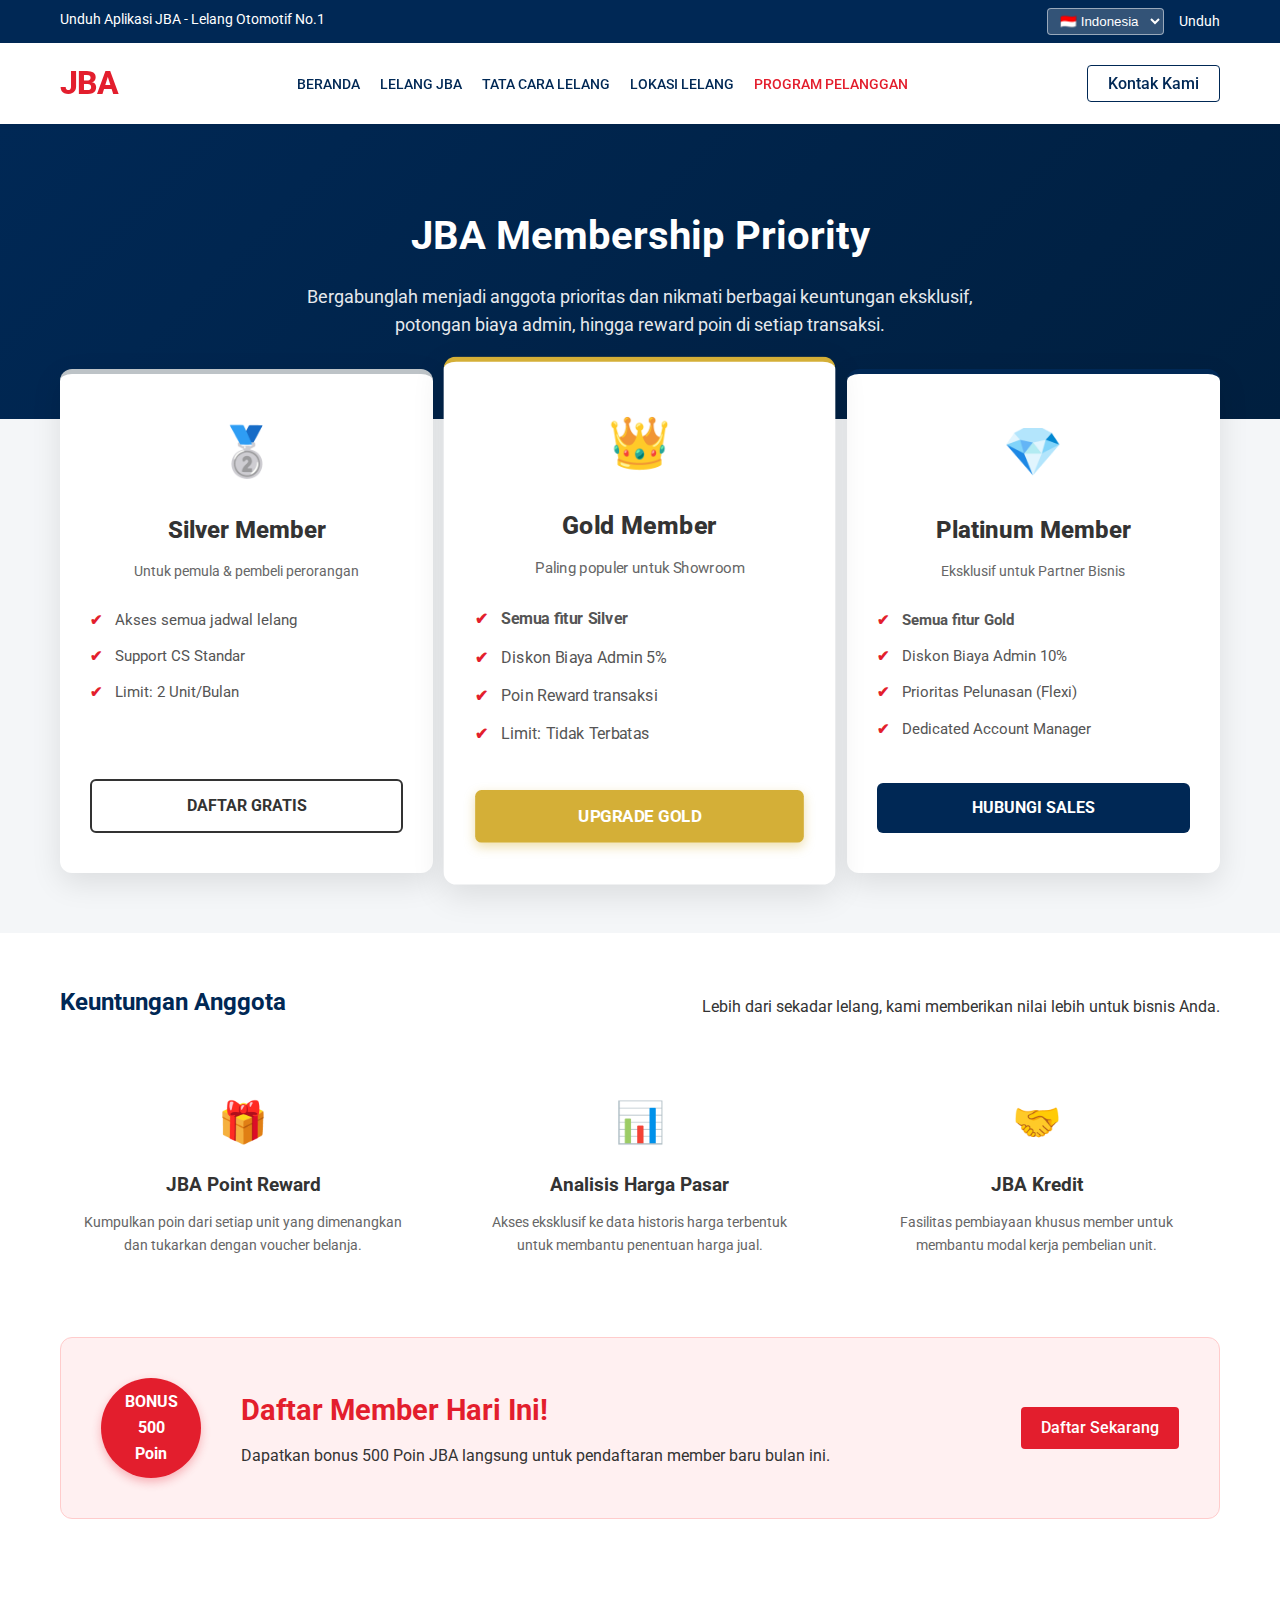
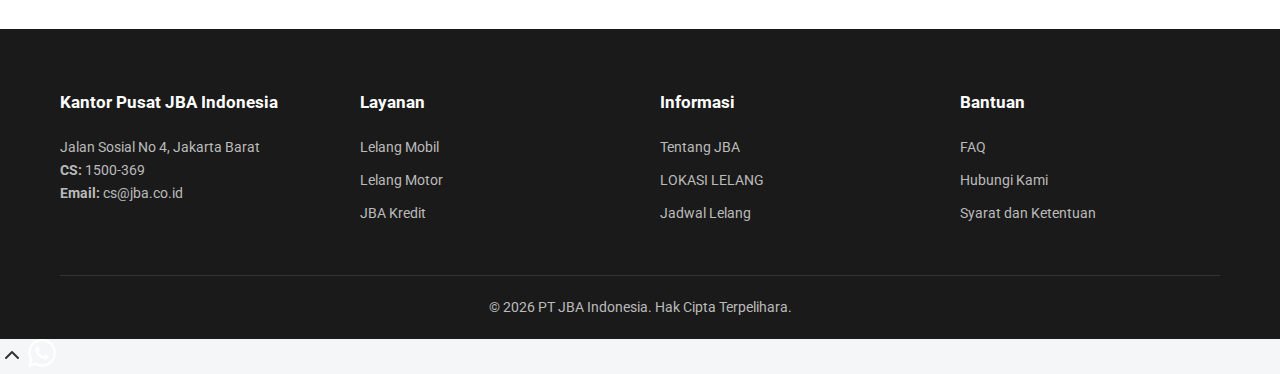
<file: membership.html>
<!DOCTYPE html>
<html lang="id">
<head>
    <meta charset="UTF-8">
    <meta name="viewport" content="width=device-width, initial-scale=1.0">
    <title>Program Pelanggan - JBA Indonesia</title>
    
    <link rel="preconnect" href="https://fonts.googleapis.com">
    <link rel="preconnect" href="https://fonts.gstatic.com" crossorigin>
    <link href="https://fonts.googleapis.com/css2?family=Noto+Sans+JP:wght@300;400;500;700&family=Roboto:wght@300;400;500;700&display=swap" rel="stylesheet">
    
    <link rel="stylesheet" href="style.css">
    
    <style>
        /* =========================================
           STYLE KHUSUS HALAMAN MEMBERSHIP
           ========================================= */
        
        :root {
            --primary-blue: #002855;
            --accent-blue: #0056b3;
            --accent-red: #E31E2D;
            --text-dark: #333333;
            --text-light: #666666;
            --bg-light: #f4f6f8;
            --white: #ffffff;
            --gold: #D4AF37;
            --platinum: #7f8c8d;
            --silver: #bdc3c7;
        }

        /* Hero Banner */
        .member-hero {
            background: linear-gradient(135deg, var(--primary-blue) 0%, #001f3f 100%);
            color: white; text-align: center; padding: 80px 0; position: relative; overflow: hidden;
        }
        .member-hero h2 { font-size: 2.5rem; margin-bottom: 15px; position: relative; z-index: 2; }
        .member-hero p { font-size: 1.1rem; opacity: 0.9; max-width: 700px; margin: 0 auto; position: relative; z-index: 2; }

        /* Tiers Grid */
        .tiers-section { margin-top: -50px; margin-bottom: 60px; position: relative; z-index: 10; }
        .tiers-grid { display: grid; grid-template-columns: repeat(auto-fit, minmax(300px, 1fr)); gap: 20px; }

        .tier-card {
            background: white; border-radius: 12px; padding: 40px 30px;
            box-shadow: 0 10px 30px rgba(0,0,0,0.1); text-align: center;
            border-top: 5px solid transparent; transition: transform 0.3s;
            display: flex; flex-direction: column;
        }
        .tier-card:hover { transform: translateY(-10px); }
        
        .tier-card.silver { border-color: var(--silver); }
        .tier-card.gold { border-color: var(--gold); transform: scale(1.05); z-index: 2; }
        .tier-card.platinum { border-color: var(--primary-blue); }

        .tier-icon { font-size: 3rem; margin-bottom: 20px; }
        .tier-title { font-size: 1.5rem; font-weight: 800; margin-bottom: 10px; color: #333; }
        .tier-desc { color: #666; font-size: 0.9rem; margin-bottom: 25px; }
        
        .tier-benefits { list-style: none; margin-bottom: 30px; text-align: left; flex-grow: 1; }
        .tier-benefits li { margin-bottom: 12px; padding-left: 25px; position: relative; font-size: 0.95rem; color: #555; }
        .tier-benefits li::before { content: '✔'; position: absolute; left: 0; color: var(--accent-red); font-weight: bold; }

        .btn-tier { display: block; padding: 12px; border-radius: 6px; font-weight: bold; text-transform: uppercase; cursor: pointer; transition: 0.3s; text-decoration: none; }
        .btn-tier-outline { border: 2px solid #333; color: #333; background: transparent; }
        .btn-tier-outline:hover { background: #333; color: white; }
        .btn-tier-gold { background: var(--gold); color: white; border: none; box-shadow: 0 4px 10px rgba(212, 175, 55, 0.4); }
        .btn-tier-blue { background: var(--primary-blue); color: white; border: none; }

        /* Benefits Section */
        .benefits-section { padding: 50px 0; background: white; }
        .section-header { text-align: center; margin-bottom: 40px; }
        .section-header h2 { color: var(--primary-blue); margin-bottom: 10px; }
        
        .benefit-items { display: grid; grid-template-columns: repeat(auto-fit, minmax(250px, 1fr)); gap: 30px; }
        .benefit-box { text-align: center; padding: 20px; }
        .b-icon { font-size: 2.5rem; margin-bottom: 15px; color: var(--accent-red); }
        .benefit-box h4 { margin-bottom: 10px; font-size: 1.2rem; }
        .benefit-box p { color: #666; font-size: 0.9rem; }

        /* Promo Box */
        .promo-box {
            margin: 60px 0; background: #fff0f1; border-radius: 12px; padding: 40px;
            display: flex; align-items: center; gap: 40px; border: 1px solid #ffcccc;
        }
        .promo-text { flex: 1; }
        .promo-text h3 { color: var(--accent-red); font-size: 1.8rem; margin-bottom: 10px; }
        .promo-badge {
            background: var(--accent-red); color: white; font-weight: bold; padding: 20px;
            border-radius: 50%; width: 100px; height: 100px; display: flex; align-items: center;
            justify-content: center; text-align: center; flex-shrink: 0;
            box-shadow: 0 4px 10px rgba(227, 30, 45, 0.3);
        }

        /* CSS Dropdown Bahasa (Copy dari Index) */
        .lang-container { display: flex; align-items: center; gap: 15px; }
        .lang-select { background: rgba(255,255,255,0.2); color: #fff; border: 1px solid rgba(255,255,255,0.5); padding: 4px 8px; border-radius: 4px; cursor: pointer; }
        .lang-select option { color: #333; }

        /* --- CSS KHUSUS NAVBAR MOBILE (HAMBURGER) --- */
        .hamburger {
            display: none; /* Sembunyi di Desktop */
            font-size: 28px;
            color: var(--primary-blue);
            cursor: pointer;
            margin-left: 15px;
        }

        /* Responsive Mobile Style */
        @media (max-width: 768px) {
            .tier-card.gold { transform: none; }
            .promo-box { flex-direction: column; text-align: center; }

            /* Navbar Logic */
            .hamburger { display: block; }
            .header-content { position: relative; }
            
            .nav-menu {
                display: none; /* Hide default */
                position: absolute;
                top: 100%;
                left: 0;
                width: 100%;
                background-color: #ffffff;
                box-shadow: 0 10px 15px rgba(0,0,0,0.1);
                border-top: 1px solid #eee;
                z-index: 9999;
                padding: 20px 0;
            }
            .nav-menu.active { display: block; animation: slideDown 0.3s ease-out; }
            .nav-menu ul { flex-direction: column; gap: 0; }
            .nav-menu li a { display: block; padding: 15px 20px; border-bottom: 1px solid #f0f0f0; color: var(--text-dark); }
            .nav-menu li a:hover { background-color: var(--bg-light); color: var(--accent-red); }
            
            @keyframes slideDown { from { opacity: 0; transform: translateY(-10px); } to { opacity: 1; transform: translateY(0); } }
        }
    </style>
</head>
<body>

    <div class="top-bar">
        <div class="container">
            <span data-i18n="app_promo">Unduh Aplikasi JBA - Lelang Otomotif No.1</span>
            <div class="lang-container">
                <select id="languageSelector" class="lang-select">
                    <option value="id">🇮🇩 Indonesia</option>
                    <option value="en">🇬🇧 English</option>
                    <option value="jp">🇯🇵 日本語</option>
                </select>
                <a href="#" data-i18n="btn_download">Download</a>
            </div>
        </div>
    </div>

    <header class="main-header">
        <div class="container header-content">
            <div class="logo">
                <h1>JBA</h1>
            </div>
            
            <nav class="nav-menu" id="navMenu">
                <ul>
                    <li><a href="index.html" data-i18n="nav_home">BERANDA</a></li>
                    <li><a href="lelang.html" data-i18n="nav_auction">LELANG JBA</a></li>
                    <li><a href="tata-cara.html" data-i18n="nav_guide">TATA CARA LELANG</a></li>
                    <li><a href="lokasi.html" data-i18n="nav_loc">LOKASI LELANG</a></li>
                    <li><a href="membership.html" class="active" data-i18n="nav_member">PROGRAM PELANGGAN</a></li>
                </ul>
            </nav>

            <div style="display: flex; align-items: center;">
                <div class="header-actions">
                    <a href="https://wa.me/6285546528201" class="btn-outline" data-i18n="btn_login">Kontak Kami</a>
                </div>
                <div class="hamburger" id="hamburgerBtn">
                    ☰
                </div>
            </div>
        </div>
    </header>

    <main>
        <section class="member-hero">
            <div class="container">
                <h2 data-i18n="mem_hero_title">JBA Membership Priority</h2>
                <p data-i18n="mem_hero_desc">Bergabunglah menjadi anggota prioritas dan nikmati berbagai keuntungan eksklusif, potongan biaya admin, hingga reward poin di setiap transaksi.</p>
            </div>
        </section>

        <div class="container tiers-section">
            <div class="tiers-grid">
                
                <div class="tier-card silver">
                    <div class="tier-icon">🥈</div>
                    <h3 class="tier-title" data-i18n="tier_silver_title">Silver Member</h3>
                    <p class="tier-desc" data-i18n="tier_silver_desc">Untuk pemula & pembeli perorangan</p>
                    <ul class="tier-benefits">
                        <li data-i18n="list_silver_1">Akses semua jadwal lelang</li>
                        <li data-i18n="list_silver_2">Support CS Standar</li>
                        <li data-i18n="list_silver_3">Limit: 2 Unit/Bulan</li>
                    </ul>
                    <a href="pendaftaran-member.html?tier=silver" class="btn-tier btn-tier-outline" data-i18n="btn_register_free">Daftar Gratis</a>
                </div>

                <div class="tier-card gold">
                    <div class="tier-icon">👑</div>
                    <h3 class="tier-title" data-i18n="tier_gold_title">Gold Member</h3>
                    <p class="tier-desc" data-i18n="tier_gold_desc">Paling populer untuk Showroom</p>
                    <ul class="tier-benefits">
                        <li><strong data-i18n="list_all_silver">Semua fitur Silver</strong></li>
                        <li data-i18n="list_gold_1">Diskon Biaya Admin 5%</li>
                        <li data-i18n="list_gold_2">Poin Reward transaksi</li>
                        <li data-i18n="list_gold_3">Limit: Tidak Terbatas</li>
                    </ul>
                    <a href="pendaftaran-member.html?tier=gold" class="btn-tier btn-tier-gold" data-i18n="btn_upgrade_gold">Upgrade Gold</a>
                </div>

                <div class="tier-card platinum">
                    <div class="tier-icon">💎</div>
                    <h3 class="tier-title" data-i18n="tier_plat_title">Platinum Member</h3>
                    <p class="tier-desc" data-i18n="tier_plat_desc">Eksklusif untuk Partner Bisnis</p>
                    <ul class="tier-benefits">
                        <li><strong data-i18n="list_all_gold">Semua fitur Gold</strong></li>
                        <li data-i18n="list_plat_1">Diskon Biaya Admin 10%</li>
                        <li data-i18n="list_plat_2">Prioritas Pelunasan (Flexi)</li>
                        <li data-i18n="list_plat_3">Dedicated Account Manager</li>
                    </ul>
                    <a href="pendaftaran-member.html?tier=platinum" class="btn-tier btn-tier-blue" data-i18n="btn_contact_sales">Hubungi Sales</a>
                </div>

            </div>
        </div>

        <section class="benefits-section">
            <div class="container">
                <div class="section-header">
                    <h2 data-i18n="ben_main_title">Keuntungan Anggota</h2>
                    <p data-i18n="ben_main_desc">Lebih dari sekadar lelang, kami memberikan nilai lebih untuk bisnis Anda.</p>
                </div>
                
                <div class="benefit-items">
                    <div class="benefit-box">
                        <div class="b-icon">🎁</div>
                        <h4 data-i18n="ben_reward_title">JBA Point Reward</h4>
                        <p data-i18n="ben_reward_desc">Kumpulkan poin dari setiap unit yang dimenangkan dan tukarkan dengan voucher belanja.</p>
                    </div>
                    <div class="benefit-box">
                        <div class="b-icon">📊</div>
                        <h4 data-i18n="ben_market_title">Analisis Harga Pasar</h4>
                        <p data-i18n="ben_market_desc">Akses eksklusif ke data historis harga terbentuk untuk membantu penentuan harga jual.</p>
                    </div>
                    <div class="benefit-box">
                        <div class="b-icon">🤝</div>
                        <h4 data-i18n="ben_credit_title">JBA Kredit</h4>
                        <p data-i18n="ben_credit_desc">Fasilitas pembiayaan khusus member untuk membantu modal kerja pembelian unit.</p>
                    </div>
                </div>

                <div class="promo-box">
                    <div class="promo-badge" data-i18n="promo_badge">BONUS<br>500 Poin</div>
                    <div class="promo-text">
                        <h3 data-i18n="promo_title">Daftar Member Hari Ini!</h3>
                        <p data-i18n="promo_desc">Dapatkan bonus 500 Poin JBA langsung untuk pendaftaran member baru bulan ini.</p>
                    </div>
                    <a href="pendaftaran-member.html?tier=gold" class="btn-outline" style="background:var(--accent-red); color:white; border:none;" data-i18n="btn_register_now">Daftar Sekarang</a>
                </div>

            </div>
        </section>
    </main>

    <footer>
        <div class="container">
            <div class="footer-grid">
                <div class="footer-col">
                    <h3 data-i18n="foot_ho">Kantor Pusat JBA Indonesia</h3>
                    <p>Jalan Sosial No 4, Jakarta Barat</p>
                    <p><strong>CS:</strong> 1500-369</p>
                    <p><strong>Email:</strong> cs@jba.co.id</p>
                </div>
                <div class="footer-col">
                    <h3 data-i18n="foot_service">Layanan</h3>
                    <ul>
                        <li><a href="lelang.html?type=Mobil" data-i18n="cat_car">Lelang Mobil</a></li>
                        <li><a href="lelang.html?type=Motor" data-i18n="cat_bike">Lelang Motor</a></li>
                        <li><a href="#">JBA Kredit</a></li>
                    </ul>
                </div>
                <div class="footer-col">
                    <h3 data-i18n="foot_info">Informasi</h3>
                    <ul>
                        <li><a href="#" data-i18n="link_about">Tentang JBA</a></li>
                        <li><a href="lokasi.html" data-i18n="nav_loc">Lokasi Lelang</a></li>
                        <li><a href="lelang.html" data-i18n="sched_title">Jadwal Lelang</a></li>
                    </ul>
                </div>
                <div class="footer-col">
                    <h3 data-i18n="foot_help">Bantuan</h3>
                    <ul>
                        <li><a href="#">FAQ</a></li>
                        <li><a href="#" data-i18n="link_contact">Hubungi Kami</a></li>
                        <li><a href="#" data-i18n="link_terms">Syarat dan Ketentuan</a></li>
                    </ul>
                </div>
            </div>
            <div class="footer-bottom">
                <p data-i18n="foot_copy">&copy; 2026 PT JBA Indonesia. Hak Cipta Terpelihara.</p>
            </div>
        </div>
    </footer>

    <div class="floating-container">
        <a href="#" class="float-btn top-btn" id="scrollTopBtn"><svg xmlns="http://www.w3.org/2000/svg" width="24" height="24" viewBox="0 0 24 24" fill="none" stroke="currentColor" stroke-width="2" stroke-linecap="round" stroke-linejoin="round"><path d="M18 15l-6-6-6 6"/></svg></a>
        <a href="https://wa.me/6281234567890?text=Halo%20JBA,%20saya%20tertarik%20dengan%20membership" target="_blank" class="float-btn wa-btn" title="Chat WhatsApp">
            <svg xmlns="http://www.w3.org/2000/svg" width="28" height="28" viewBox="0 0 24 24" fill="#ffffff"><path d="M.057 24l1.687-6.163c-1.041-1.804-1.588-3.849-1.587-5.946.003-6.556 5.338-11.891 11.893-11.891 3.181.001 6.167 1.24 8.413 3.488 2.245 2.248 3.481 5.236 3.48 8.414-.003 6.557-5.338 11.892-11.893 11.892-1.99-.001-3.951-.5-5.688-1.448l-6.305 1.654zm6.597-3.807c1.676.995 3.276 1.591 5.392 1.592 5.448 0 9.886-4.434 9.889-9.885.002-5.462-4.415-9.89-9.881-9.892-5.452 0-9.887 4.434-9.889 9.884-.001 2.225.651 3.891 1.746 5.634l-.999 3.648 3.742-.981zm11.387-5.464c-.074-.124-.272-.198-.57-.347-.297-.149-1.758-.868-2.031-.967-.272-.099-.47-.149-.669.149-.198.297-.768.967-.941 1.165-.173.198-.347.223-.644.074-.297-.149-1.255-.462-2.39-1.475-.883-.788-1.48-1.761-1.653-2.059-.173-.297-.018-.458.13-.606.134-.133.297-.347.446-.521.151-.172.2-.296.3-.495.099-.198.05-.372-.025-.521-.075-.148-.669-1.611-.916-2.206-.242-.579-.487-.501-.669-.51l-.57-.01c-.198 0-.52.074-.792.372-.272.297-1.04 1.017-1.04 2.479 0 1.462 1.065 2.875 1.213 3.074.149.198 2.095 3.2 5.076 4.487.709.306 1.263.489 1.694.626.712.226 1.36.194 1.872.118.571-.085 1.758-.719 2.006-1.413.248-.695.248-1.29.173-1.414z"/></svg></a>
    </div>

    <script>
        // KAMUS BAHASA KHUSUS MEMBERSHIP
        const translations = {
            id: {
                app_promo: "Unduh Aplikasi JBA - Lelang Otomotif No.1",
                btn_download: "Unduh",
                nav_home: "BERANDA",
                nav_auction: "LELANG JBA",
                nav_guide: "TATA CARA LELANG",
                nav_loc: "LOKASI LELANG",
                nav_member: "PROGRAM PELANGGAN",
                btn_login: "Kontak Kami",
                foot_ho: "Kantor Pusat JBA Indonesia",
                foot_service: "Layanan",
                foot_info: "Informasi",
                foot_help: "Bantuan",
                link_about: "Tentang JBA",
                link_contact: "Hubungi Kami",
                link_terms: "Syarat dan Ketentuan",
                sched_title: "Jadwal Lelang",
                cat_car: "Lelang Mobil",
                cat_bike: "Lelang Motor",
                foot_copy: "&copy; 2026 PT JBA Indonesia. Hak Cipta Terpelihara.",

                // Membership Content
                mem_hero_title: "JBA Membership Priority",
                mem_hero_desc: "Bergabunglah menjadi anggota prioritas dan nikmati berbagai keuntungan eksklusif, potongan biaya admin, hingga reward poin di setiap transaksi.",
                
                tier_silver_title: "Silver Member",
                tier_silver_desc: "Untuk pemula & pembeli perorangan",
                list_silver_1: "Akses semua jadwal lelang",
                list_silver_2: "Support CS Standar",
                list_silver_3: "Limit: 2 Unit/Bulan",
                btn_register_free: "Daftar Gratis",

                tier_gold_title: "Gold Member",
                tier_gold_desc: "Paling populer untuk Showroom",
                list_all_silver: "Semua fitur Silver",
                list_gold_1: "Diskon Biaya Admin 5%",
                list_gold_2: "Poin Reward transaksi",
                list_gold_3: "Limit: Tidak Terbatas",
                btn_upgrade_gold: "Upgrade Gold",

                tier_plat_title: "Platinum Member",
                tier_plat_desc: "Eksklusif untuk Partner Bisnis",
                list_all_gold: "Semua fitur Gold",
                list_plat_1: "Diskon Biaya Admin 10%",
                list_plat_2: "Prioritas Pelunasan (Flexi)",
                list_plat_3: "Dedicated Account Manager",
                btn_contact_sales: "Hubungi Sales",

                ben_main_title: "Keuntungan Anggota",
                ben_main_desc: "Lebih dari sekadar lelang, kami memberikan nilai lebih untuk bisnis Anda.",
                ben_reward_title: "JBA Point Reward",
                ben_reward_desc: "Kumpulkan poin dari setiap unit yang dimenangkan dan tukarkan dengan voucher belanja.",
                ben_market_title: "Analisis Harga Pasar",
                ben_market_desc: "Akses eksklusif ke data historis harga terbentuk untuk membantu penentuan harga jual.",
                ben_credit_title: "JBA Kredit",
                ben_credit_desc: "Fasilitas pembiayaan khusus member untuk membantu modal kerja pembelian unit.",

                promo_badge: "BONUS<br>500 Poin",
                promo_title: "Daftar Member Hari Ini!",
                promo_desc: "Dapatkan bonus 500 Poin JBA langsung untuk pendaftaran member baru bulan ini.",
                btn_register_now: "Daftar Sekarang"
            },
            en: {
                app_promo: "Download JBA App - No.1 Automotive Auction",
                btn_download: "Download",
                nav_home: "HOME",
                nav_auction: "AUCTION LIST",
                nav_guide: "HOW TO BID",
                nav_loc: "LOCATIONS",
                nav_member: "MEMBERSHIP",
                btn_login: "Login / Register",
                foot_ho: "JBA Indonesia Head Office",
                foot_service: "Services",
                foot_info: "Information",
                foot_help: "Help",
                link_about: "About JBA",
                link_contact: "Contact Us",
                link_terms: "Terms & Conditions",
                sched_title: "Auction Schedule",
                cat_car: "Car Auction",
                cat_bike: "Motorcycle Auction",
                foot_copy: "&copy; 2026 PT JBA Indonesia. All Rights Reserved.",

                mem_hero_title: "JBA Membership Priority",
                mem_hero_desc: "Join as a priority member and enjoy exclusive benefits, admin fee discounts, and reward points on every transaction.",
                
                tier_silver_title: "Silver Member",
                tier_silver_desc: "For beginners & individual buyers",
                list_silver_1: "Access all auction schedules",
                list_silver_2: "Standard CS Support",
                list_silver_3: "Limit: 2 Units/Month",
                btn_register_free: "Register Free",

                tier_gold_title: "Gold Member",
                tier_gold_desc: "Most popular for Showrooms",
                list_all_silver: "All Silver features",
                list_gold_1: "5% Admin Fee Discount",
                list_gold_2: "Transaction Reward Points",
                list_gold_3: "Limit: Unlimited",
                btn_upgrade_gold: "Upgrade Gold",

                tier_plat_title: "Platinum Member",
                tier_plat_desc: "Exclusive for Business Partners",
                list_all_gold: "All Gold features",
                list_plat_1: "10% Admin Fee Discount",
                list_plat_2: "Payment Priority (Flexi)",
                list_plat_3: "Dedicated Account Manager",
                btn_contact_sales: "Contact Sales",

                ben_main_title: "Member Benefits",
                ben_main_desc: "More than just an auction, we provide extra value for your business.",
                ben_reward_title: "JBA Point Reward",
                ben_reward_desc: "Collect points from every unit won and redeem for shopping vouchers.",
                ben_market_title: "Market Price Analysis",
                ben_market_desc: "Exclusive access to historical price data to help determine resale prices.",
                ben_credit_title: "JBA Credit",
                ben_credit_desc: "Special financing facility for members to assist with unit purchase capital.",

                promo_badge: "BONUS<br>500 Pts",
                promo_title: "Register Today!",
                promo_desc: "Get an instant 500 JBA Point bonus for new member registration this month.",
                btn_register_now: "Register Now"
            },
            jp: {
                app_promo: "JBAアプリをダウンロード - No.1 自動車オークション",
                btn_download: "ダウンロード",
                nav_home: "ホーム",
                nav_auction: "オークション一覧",
                nav_guide: "入札方法",
                nav_loc: "会場一覧",
                nav_member: "会員プログラム",
                btn_login: "ログイン / 登録",
                foot_ho: "JBAインドネシア 本社",
                foot_service: "サービス",
                foot_info: "インフォメーション",
                foot_help: "ヘルプ",
                link_about: "JBAについて",
                link_contact: "お問い合わせ",
                link_terms: "利用規約",
                sched_title: "オークション日程",
                cat_car: "自動車オークション",
                cat_bike: "バイクオークション",
                foot_copy: "&copy; 2026 PT JBA Indonesia. All Rights Reserved.",

                mem_hero_title: "JBAメンバーシップ・プライオリティ",
                mem_hero_desc: "優先会員として参加し、限定特典、事務手数料の割引、取引ごとのリワードポイントをお楽しみください。",
                
                tier_silver_title: "シルバー会員",
                tier_silver_desc: "初心者および個人バイヤー向け",
                list_silver_1: "全オークション日程へのアクセス",
                list_silver_2: "標準CSサポート",
                list_silver_3: "制限：月2台まで",
                btn_register_free: "無料登録",

                tier_gold_title: "ゴールド会員",
                tier_gold_desc: "ショールーム向けに一番人気",
                list_all_silver: "シルバー会員の全機能",
                list_gold_1: "事務手数料 5% 割引",
                list_gold_2: "取引リワードポイント",
                list_gold_3: "制限：無制限",
                btn_upgrade_gold: "ゴールドにアップグレード",

                tier_plat_title: "プラチナ会員",
                tier_plat_desc: "ビジネスパートナー限定",
                list_all_gold: "ゴールド会員の全機能",
                list_plat_1: "事務手数料 10% 割引",
                list_plat_2: "支払い優先（Flexi）",
                list_plat_3: "専任アカウントマネージャー",
                btn_contact_sales: "営業担当へ連絡",

                ben_main_title: "会員特典",
                ben_main_desc: "単なるオークション以上に、あなたのビジネスに付加価値を提供します。",
                ben_reward_title: "JBAポイントリワード",
                ben_reward_desc: "落札したユニットごとにポイントを集め、ショッピングバウチャーと交換できます。",
                ben_market_title: "市場価格分析",
                ben_market_desc: "再販価格の決定に役立つ過去の価格データへの独占アクセス。",
                ben_credit_title: "JBAクレジット",
                ben_credit_desc: "ユニット購入資金を支援するための会員専用融資施設。",

                promo_badge: "ボーナス<br>500 Pt",
                promo_title: "今すぐ会員登録！",
                promo_desc: "今月の新規会員登録で、すぐに使える500 JBAポイントボーナスをゲット。",
                btn_register_now: "今すぐ登録"
            }
        };

        // FUNGSI GANTI BAHASA
        function changeLanguage(lang) {
            localStorage.setItem('selectedLang', lang); 

            const elements = document.querySelectorAll('[data-i18n]');
            elements.forEach(element => {
                const key = element.getAttribute('data-i18n');
                if (translations[lang] && translations[lang][key]) {
                    element.innerHTML = translations[lang][key];
                }
            });

            if (lang === 'jp') {
                document.body.style.fontFamily = "'Noto Sans JP', 'Roboto', sans-serif";
            } else {
                document.body.style.fontFamily = "'Roboto', sans-serif";
            }
        }

        // INIT
        document.addEventListener('DOMContentLoaded', () => {
            // A. Bahasa
            const langSelector = document.getElementById('languageSelector');
            const savedLang = localStorage.getItem('selectedLang') || 'id';
            langSelector.value = savedLang;
            changeLanguage(savedLang);
            langSelector.addEventListener('change', (e) => changeLanguage(e.target.value));

            // B. Mobile Navbar Logic (HAMBURGER)
            const hamburgerBtn = document.getElementById('hamburgerBtn');
            const navMenu = document.getElementById('navMenu');
            if(hamburgerBtn && navMenu) {
                hamburgerBtn.addEventListener('click', () => {
                    navMenu.classList.toggle('active');
                });
            }

            // C. Floating Scroll Top
            const scrollTopBtn = document.getElementById('scrollTopBtn');
            window.addEventListener('scroll', () => {
                if (window.scrollY > 300) scrollTopBtn.classList.add('show');
                else scrollTopBtn.classList.remove('show');
            });
            scrollTopBtn.addEventListener('click', (e) => {
                e.preventDefault();
                window.scrollTo({ top: 0, behavior: 'smooth' });
            });
        });
    </script>

</body>
</html>
</file>
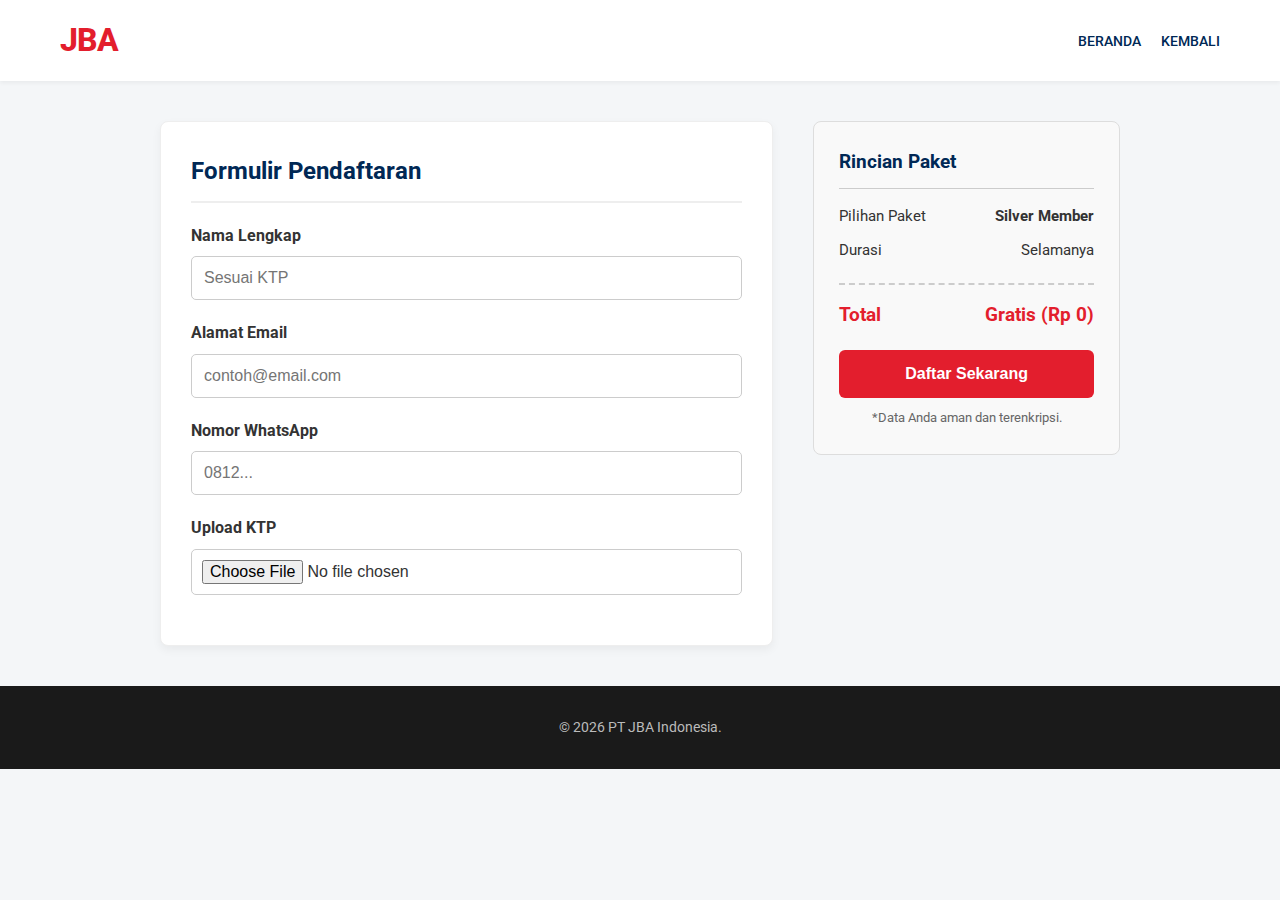
<file: pendaftaran-member.html>
<!DOCTYPE html>
<html lang="id">
<head>
    <meta charset="UTF-8">
    <meta name="viewport" content="width=device-width, initial-scale=1.0">
    <title>Pendaftaran Member - JBA Indonesia</title>
    
    <link rel="preconnect" href="https://fonts.googleapis.com">
    <link rel="preconnect" href="https://fonts.gstatic.com" crossorigin>
    <link href="https://fonts.googleapis.com/css2?family=Noto+Sans+JP:wght@300;400;500;700&family=Roboto:wght@300;400;500;700&display=swap" rel="stylesheet">
    <link rel="stylesheet" href="style.css">

    <style>
        /* Layout Grid Pendaftaran */
        .reg-container { padding: 40px 20px; max-width: 1000px; margin: 0 auto; display: grid; grid-template-columns: 2fr 1fr; gap: 40px; }
        
        /* Form Box */
        .reg-box { background: #fff; padding: 30px; border-radius: 8px; border: 1px solid #eee; box-shadow: 0 4px 10px rgba(0,0,0,0.05); }
        .reg-box h2 { margin-bottom: 20px; color: var(--primary-blue); font-size: 1.5rem; border-bottom: 2px solid #eee; padding-bottom: 10px; }
        
        .form-group { margin-bottom: 20px; }
        .form-label { display: block; margin-bottom: 8px; font-weight: bold; color: #333; }
        .form-input { width: 100%; padding: 12px; border: 1px solid #ccc; border-radius: 5px; font-size: 1rem; }
        .form-input:focus { border-color: var(--primary-blue); outline: none; }
        
        /* Summary Box */
        .summary-box { background: #f9f9f9; padding: 25px; border-radius: 8px; border: 1px solid #ddd; height: fit-content; position: sticky; top: 100px; }
        .summary-title { font-size: 1.2rem; margin-bottom: 15px; color: var(--primary-blue); border-bottom: 1px solid #ccc; padding-bottom: 10px; }
        .summary-row { display: flex; justify-content: space-between; margin-bottom: 10px; font-size: 0.95rem; }
        .summary-total { margin-top: 20px; padding-top: 15px; border-top: 2px dashed #ccc; display: flex; justify-content: space-between; font-weight: bold; font-size: 1.2rem; color: var(--accent-red); }
        
        .btn-submit { width: 100%; padding: 15px; background: var(--accent-red); color: white; border: none; border-radius: 6px; font-weight: bold; cursor: pointer; margin-top: 20px; font-size: 1rem; transition: 0.3s; }
        .btn-submit:hover { background: #c41220; }

        @media (max-width: 768px) { .reg-container { grid-template-columns: 1fr; } }
    </style>
</head>
<body>

    <header class="main-header">
        <div class="container header-content">
            <div class="logo"><h1>JBA</h1></div>
            <nav class="nav-menu">
                <ul>
                    <li><a href="index.html">BERANDA</a></li>
                    <li><a href="membership.html">KEMBALI</a></li>
                </ul>
            </nav>
        </div>
    </header>

    <main class="reg-container">
        
        <div class="reg-box">
            <h2 data-i18n="reg_form_title">Formulir Pendaftaran</h2>
            <form>
                <div class="form-group">
                    <label class="form-label" data-i18n="lbl_name">Nama Lengkap</label>
                    <input type="text" class="form-input" placeholder="Sesuai KTP" required>
                </div>
                <div class="form-group">
                    <label class="form-label" data-i18n="lbl_email">Alamat Email</label>
                    <input type="email" class="form-input" placeholder="contoh@email.com" required>
                </div>
                <div class="form-group">
                    <label class="form-label" data-i18n="lbl_phone">Nomor WhatsApp</label>
                    <input type="number" class="form-input" placeholder="0812..." required>
                </div>
                <div class="form-group">
                    <label class="form-label" data-i18n="lbl_ktp">Upload KTP</label>
                    <input type="file" class="form-input" style="padding: 10px;">
                </div>
            </form>
        </div>

        <div class="summary-box">
            <h3 class="summary-title" data-i18n="reg_summary_title">Rincian Paket</h3>
            
            <div class="summary-row">
                <span data-i18n="lbl_plan">Pilihan Paket</span>
                <strong id="planName">Loading...</strong>
            </div>
            <div class="summary-row">
                <span data-i18n="lbl_duration">Durasi</span>
                <span id="planDuration">1 Tahun</span>
            </div>
            
            <div class="summary-total">
                <span data-i18n="lbl_total">Total</span>
                <span id="planPrice">Rp 0</span>
            </div>

            <button class="btn-submit" onclick="alert('Pendaftaran Berhasil!')" data-i18n="btn_submit">Daftar Sekarang</button>
            <p style="font-size:0.8rem; color:#666; margin-top:10px; text-align:center;" data-i18n="reg_note">*Data Anda aman dan terenkripsi.</p>
        </div>

    </main>

    <footer style="background:#1a1a1a; color:#bbb; padding:30px 0; text-align:center;">
        <div class="container">
            <p>&copy; 2026 PT JBA Indonesia.</p>
        </div>
    </footer>

    <script>
        // 1. DATA PAKET HARGA
        const plans = {
            silver: { name: "Silver Member", price: "Gratis (Rp 0)", duration: "Selamanya" },
            gold: { name: "Gold Member", price: "Rp 5.000.000", duration: "1 Tahun" },
            platinum: { name: "Platinum Member", price: "Hubungi Sales", duration: "Custom" }
        };

        // 2. KAMUS BAHASA
        const translations = {
            id: {
                reg_form_title: "Formulir Pendaftaran", lbl_name: "Nama Lengkap", lbl_email: "Alamat Email", lbl_phone: "Nomor WhatsApp", lbl_ktp: "Upload KTP",
                reg_summary_title: "Rincian Paket", lbl_plan: "Pilihan Paket", lbl_duration: "Durasi", lbl_total: "Total", btn_submit: "Daftar Sekarang", reg_note: "*Data Anda aman dan terenkripsi."
            },
            en: {
                reg_form_title: "Registration Form", lbl_name: "Full Name", lbl_email: "Email Address", lbl_phone: "WhatsApp Number", lbl_ktp: "Upload ID Card",
                reg_summary_title: "Plan Summary", lbl_plan: "Selected Plan", lbl_duration: "Duration", lbl_total: "Total", btn_submit: "Register Now", reg_note: "*Your data is secure and encrypted."
            },
            jp: {
                reg_form_title: "登録フォーム", lbl_name: "氏名", lbl_email: "メールアドレス", lbl_phone: "WhatsApp番号", lbl_ktp: "身分証明書のアップロード",
                reg_summary_title: "プラン概要", lbl_plan: "選択されたプラン", lbl_duration: "期間", lbl_total: "合計", btn_submit: "今すぐ登録", reg_note: "*データは安全に暗号化されています。"
            }
        };

        // 3. FUNGSI LOAD DATA DARI URL
        document.addEventListener('DOMContentLoaded', () => {
            // Ambil parameter ?tier=... dari URL
            const urlParams = new URLSearchParams(window.location.search);
            const tier = urlParams.get('tier') || 'silver'; // Default Silver jika kosong

            // Isi data ke HTML
            const selectedPlan = plans[tier];
            if (selectedPlan) {
                document.getElementById('planName').innerText = selectedPlan.name;
                document.getElementById('planPrice').innerText = selectedPlan.price;
                document.getElementById('planDuration').innerText = selectedPlan.duration;
            }

            // Bahasa
            const savedLang = localStorage.getItem('selectedLang') || 'id';
            const langData = translations[savedLang];
            if(langData) {
                document.querySelectorAll('[data-i18n]').forEach(el => {
                    const key = el.getAttribute('data-i18n');
                    if(langData[key]) el.innerText = langData[key];
                });
            }
        });
    </script>

</body>
</html>
</file>
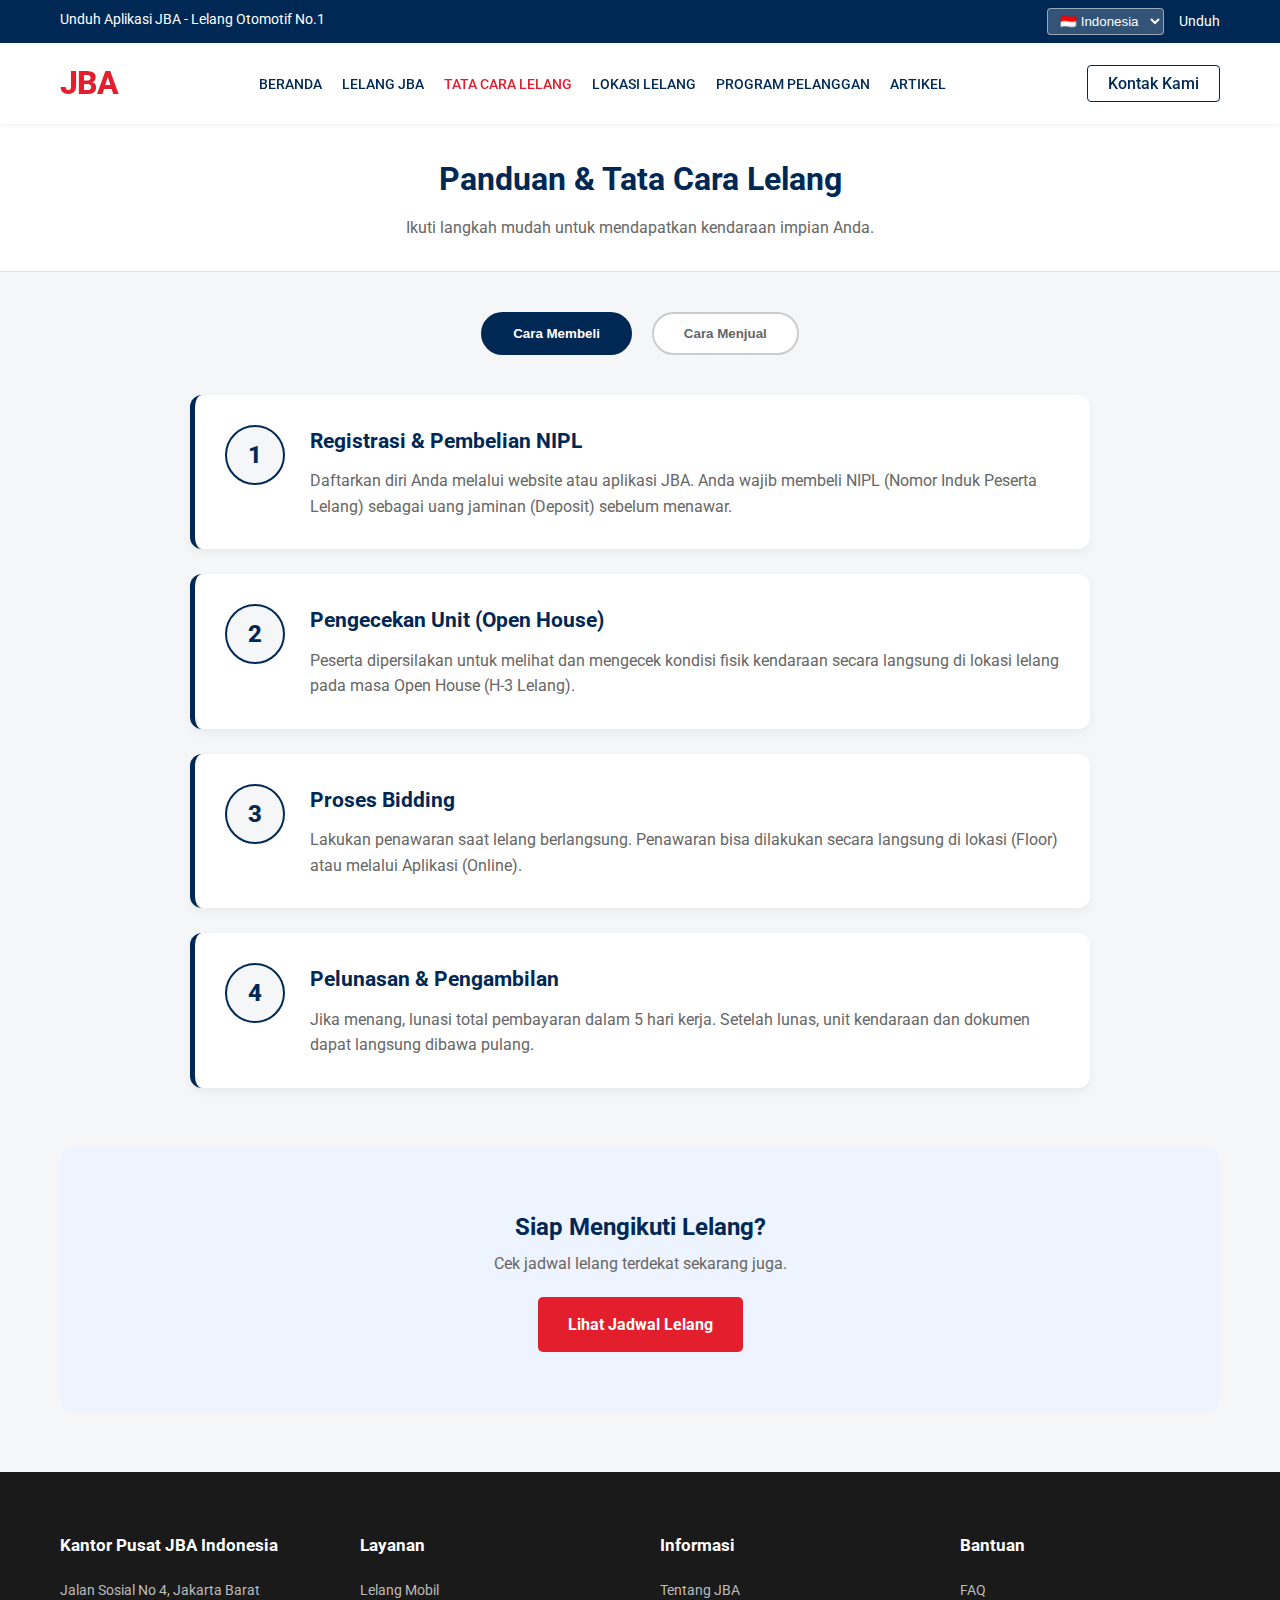
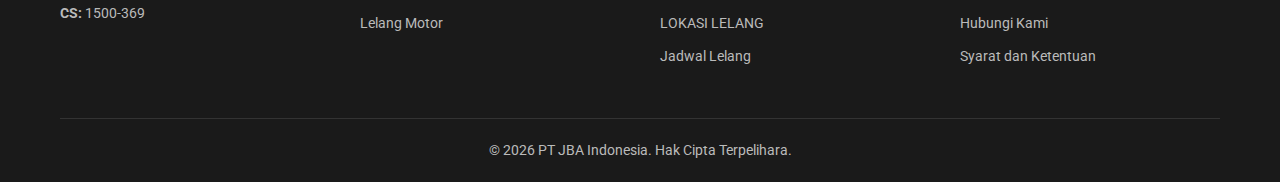
<file: tata-cara.html>
<!DOCTYPE html>
<html lang="id">
<head>
    <meta charset="UTF-8">
    <meta name="viewport" content="width=device-width, initial-scale=1.0">
    <title>Tata Cara Lelang - JBA Indonesia</title>
    
    <link rel="preconnect" href="https://fonts.googleapis.com">
    <link rel="preconnect" href="https://fonts.gstatic.com" crossorigin>
    <link href="https://fonts.googleapis.com/css2?family=Noto+Sans+JP:wght@300;400;500;700&family=Roboto:wght@300;400;500;700&display=swap" rel="stylesheet">
    
    <link rel="stylesheet" href="style.css">

    <style>
        /* =========================================
           STYLE KHUSUS HALAMAN TATA CARA
           ========================================= */
        
        .page-header { background: #fff; padding: 30px 0; border-bottom: 1px solid #e0e0e0; margin-bottom: 40px; }
        .page-header h2 { color: var(--primary-blue); font-size: 2rem; margin: 0; }
        
        /* Guide Tabs */
        .guide-tabs { display: flex; justify-content: center; gap: 20px; margin-bottom: 40px; }
        .tab-btn-guide {
            padding: 12px 30px; border: 2px solid var(--primary-blue); background: #fff;
            color: var(--primary-blue); font-weight: bold; border-radius: 30px; cursor: pointer; transition: 0.3s;
        }
        .tab-btn-guide.active { background: var(--primary-blue); color: #fff; }

        /* Steps Container */
        .steps-container { max-width: 900px; margin: 0 auto 60px; }
        
        .step-card {
            background: #fff; border-radius: 12px; padding: 30px; margin-bottom: 25px;
            box-shadow: 0 4px 10px rgba(0,0,0,0.05); display: flex; align-items: flex-start; gap: 25px;
            border-left: 5px solid var(--primary-blue); transition: transform 0.3s;
        }
        .step-card:hover { transform: translateX(10px); border-left-color: var(--accent-red); }

        .step-number {
            background: var(--bg-light); color: var(--primary-blue); width: 60px; height: 60px;
            border-radius: 50%; display: flex; align-items: center; justify-content: center;
            font-size: 1.5rem; font-weight: 800; flex-shrink: 0; border: 2px solid var(--primary-blue);
        }

        .step-content h3 { color: var(--primary-blue); margin-bottom: 10px; font-size: 1.3rem; }
        .step-content p { color: #666; margin-bottom: 0; line-height: 1.6; }

        /* CTA Box */
        .cta-box { text-align: center; padding: 60px 0; background: #eef4ff; border-radius: 12px; margin-bottom: 60px; }
        .cta-btn { background: var(--accent-red); color: white; padding: 15px 30px; border-radius: 5px; font-weight: bold; display: inline-block; margin-top: 20px; }

        /* CSS Dropdown Bahasa */
        .lang-container { display: flex; align-items: center; gap: 15px; }
        .lang-select { background: rgba(255,255,255,0.2); color: #fff; border: 1px solid rgba(255,255,255,0.5); padding: 4px 8px; border-radius: 4px; cursor: pointer; }
        .lang-select option { color: #333; }

        /* --- CSS KHUSUS NAVBAR MOBILE (HAMBURGER) --- */
        .hamburger {
            display: none; /* Sembunyi di Desktop */
            font-size: 28px;
            color: var(--primary-blue);
            cursor: pointer;
            margin-left: 15px;
        }

        /* Responsive Mobile Style */
        @media (max-width: 768px) {
            .step-card { flex-direction: column; }
            
            /* Navbar Logic */
            .hamburger { display: block; }
            .header-content { position: relative; }
            
            .nav-menu { 
                display: none; position: absolute; top: 100%; left: 0; width: 100%; 
                background: white; box-shadow: 0 10px 15px rgba(0,0,0,0.1); 
                border-top: 1px solid #eee; z-index: 9999; padding: 20px 0; 
            }
            .nav-menu.active { display: block; animation: slideDown 0.3s ease-out; }
            .nav-menu ul { flex-direction: column; gap: 0; }
            .nav-menu li a { 
                display: block; padding: 15px 20px; border-bottom: 1px solid #f0f0f0; color: var(--text-dark); 
            }
            .nav-menu li a:hover { background-color: var(--bg-light); color: var(--accent-red); }
            
            @keyframes slideDown { from { opacity: 0; transform: translateY(-10px); } to { opacity: 1; transform: translateY(0); } }
        }
    </style>
</head>
<body>

    <div class="top-bar">
        <div class="container">
            <span data-i18n="app_promo">Unduh Aplikasi JBA - Lelang Otomotif No.1</span>
            
            <div class="lang-container">
                <select id="languageSelector" class="lang-select">
                    <option value="id">🇮🇩 Indonesia</option>
                    <option value="en">🇬🇧 English</option>
                    <option value="jp">🇯🇵 日本語</option>
                </select>
                <a href="#" data-i18n="btn_download">Download</a>
            </div>
        </div>
    </div>

    <header class="main-header">
        <div class="container header-content">
            <div class="logo"><h1>JBA</h1></div>
            
            <nav class="nav-menu" id="navMenu">
                <ul>
                    <li><a href="index.html" data-i18n="nav_home">BERANDA</a></li>
                    <li><a href="lelang.html" data-i18n="nav_auction">LELANG JBA</a></li>
                    <li><a href="tata-cara.html" class="active" data-i18n="nav_guide">TATA CARA LELANG</a></li>
                    <li><a href="lokasi.html" data-i18n="nav_loc">LOKASI LELANG</a></li>
                    <li><a href="membership.html" data-i18n="nav_member">PROGRAM PELANGGAN</a></li>
                    <li><a href="artikel.html" data-i18n="nav_blog">ARTIKEL</a></li>
                </ul>
            </nav>

            <div style="display: flex; align-items: center;">
                <div class="header-actions">
                    <a href="https://wa.me/6285546528201" class="btn-outline" data-i18n="btn_login">Kontak Kami</a>
                </div>
                <div class="hamburger" id="hamburgerBtn">
                    ☰
                </div>
            </div>
        </div>
    </header>

    <section class="page-header">
        <div class="container" style="text-align: center;">
            <h2 data-i18n="page_guide_title">Panduan & Tata Cara Lelang</h2>
            <p style="margin-top:10px; color:#666;" data-i18n="page_guide_subtitle">Ikuti langkah mudah untuk mendapatkan kendaraan impian Anda.</p>
        </div>
    </section>

    <main class="container">
        
        <div class="guide-tabs">
            <button class="tab-btn-guide active" data-i18n="tab_buyer">Cara Membeli</button>
            <button class="tab-btn-guide" style="border-color:#ccc; color:#666;" data-i18n="tab_seller">Cara Menjual</button>
        </div>

        <div class="steps-container">
            
            <div class="step-card">
                <div class="step-number">1</div>
                <div class="step-content">
                    <h3 data-i18n="step_1_title">Registrasi & Pembelian NIPL</h3>
                    <p data-i18n="step_1_desc">Daftarkan diri Anda melalui website atau aplikasi JBA. Anda wajib membeli NIPL (Nomor Induk Peserta Lelang) sebagai uang jaminan (Deposit) sebelum menawar.</p>
                </div>
            </div>

            <div class="step-card">
                <div class="step-number">2</div>
                <div class="step-content">
                    <h3 data-i18n="step_2_title">Pengecekan Unit (Open House)</h3>
                    <p data-i18n="step_2_desc">Peserta dipersilakan untuk melihat dan mengecek kondisi fisik kendaraan secara langsung di lokasi lelang pada masa Open House (H-3 Lelang).</p>
                </div>
            </div>

            <div class="step-card">
                <div class="step-number">3</div>
                <div class="step-content">
                    <h3 data-i18n="step_3_title">Proses Bidding</h3>
                    <p data-i18n="step_3_desc">Lakukan penawaran saat lelang berlangsung. Penawaran bisa dilakukan secara langsung di lokasi (Floor) atau melalui Aplikasi (Online).</p>
                </div>
            </div>

            <div class="step-card">
                <div class="step-number">4</div>
                <div class="step-content">
                    <h3 data-i18n="step_4_title">Pelunasan & Pengambilan</h3>
                    <p data-i18n="step_4_desc">Jika menang, lunasi total pembayaran dalam 5 hari kerja. Setelah lunas, unit kendaraan dan dokumen dapat langsung dibawa pulang.</p>
                </div>
            </div>

        </div>

        <div class="cta-box">
            <h3 style="color:#002855; font-size:1.5rem;" data-i18n="cta_ready_title">Siap Mengikuti Lelang?</h3>
            <p style="color:#666; margin-top:5px;" data-i18n="cta_ready_desc">Cek jadwal lelang terdekat sekarang juga.</p>
            <a href="lelang.html" class="cta-btn" data-i18n="btn_check_sched">Lihat Jadwal Lelang</a>
        </div>

    </main>

    <footer>
        <div class="container">
            <div class="footer-grid">
                <div class="footer-col">
                    <h3 data-i18n="foot_ho">Kantor Pusat JBA Indonesia</h3>
                    <p>Jalan Sosial No 4, Jakarta Barat</p>
                    <p><strong>CS:</strong> 1500-369</p>
                </div>
                <div class="footer-col">
                    <h3 data-i18n="foot_service">Layanan</h3>
                    <ul>
                        <li><a href="#" data-i18n="cat_car">Lelang Mobil</a></li>
                        <li><a href="#" data-i18n="cat_bike">Lelang Motor</a></li>
                    </ul>
                </div>
                <div class="footer-col">
                    <h3 data-i18n="foot_info">Informasi</h3>
                    <ul>
                        <li><a href="#" data-i18n="link_about">Tentang JBA</a></li>
                        <li><a href="#" data-i18n="nav_loc">Lokasi Lelang</a></li>
                        <li><a href="#" data-i18n="sched_title">Jadwal Lelang</a></li>
                    </ul>
                </div>
                <div class="footer-col">
                    <h3 data-i18n="foot_help">Bantuan</h3>
                    <ul>
                        <li><a href="#">FAQ</a></li>
                        <li><a href="#" data-i18n="link_contact">Hubungi Kami</a></li>
                        <li><a href="#" data-i18n="link_terms">Syarat dan Ketentuan</a></li>
                    </ul>
                </div>
            </div>
            <div class="footer-bottom">
                <p data-i18n="foot_copy">&copy; 2026 PT JBA Indonesia. Hak Cipta Terpelihara.</p>
            </div>
        </div>
    </footer>

    <script>
        // KAMUS BAHASA KHUSUS HALAMAN TATA CARA
        const translations = {
            id: {
                // Navigasi & Footer (Standard)
                app_promo: "Unduh Aplikasi JBA - Lelang Otomotif No.1",
                btn_download: "Unduh",
                nav_home: "BERANDA",
                nav_auction: "LELANG JBA",
                nav_guide: "TATA CARA LELANG",
                nav_loc: "LOKASI LELANG",
                nav_member: "PROGRAM PELANGGAN",
                btn_login: "Kontak Kami",
                foot_ho: "Kantor Pusat JBA Indonesia",
                foot_service: "Layanan",
                foot_info: "Informasi",
                foot_help: "Bantuan",
                cat_car: "Lelang Mobil",
                cat_bike: "Lelang Motor",
                link_about: "Tentang JBA",
                link_contact: "Hubungi Kami",
                link_terms: "Syarat dan Ketentuan",
                sched_title: "Jadwal Lelang",
                foot_copy: "&copy; 2026 PT JBA Indonesia. Hak Cipta Terpelihara.",

                // Konten Halaman Tata Cara
                page_guide_title: "Panduan & Tata Cara Lelang",
                page_guide_subtitle: "Ikuti langkah mudah untuk mendapatkan kendaraan impian Anda.",
                tab_buyer: "Cara Membeli",
                tab_seller: "Cara Menjual",
                
                step_1_title: "Registrasi & Pembelian NIPL",
                step_1_desc: "Daftarkan diri Anda melalui website atau aplikasi JBA. Anda wajib membeli NIPL (Nomor Induk Peserta Lelang) sebagai uang jaminan (Deposit) sebelum menawar.",
                
                step_2_title: "Pengecekan Unit (Open House)",
                step_2_desc: "Peserta dipersilakan untuk melihat dan mengecek kondisi fisik kendaraan secara langsung di lokasi lelang pada masa Open House (H-3 Lelang).",
                
                step_3_title: "Proses Bidding",
                step_3_desc: "Lakukan penawaran saat lelang berlangsung. Penawaran bisa dilakukan secara langsung di lokasi (Floor) atau melalui Aplikasi (Online).",
                
                step_4_title: "Pelunasan & Pengambilan",
                step_4_desc: "Jika menang, lunasi total pembayaran dalam 5 hari kerja. Setelah lunas, unit kendaraan dan dokumen dapat langsung dibawa pulang.",
                
                cta_ready_title: "Siap Mengikuti Lelang?",
                cta_ready_desc: "Cek jadwal lelang terdekat sekarang juga.",
                btn_check_sched: "Lihat Jadwal Lelang"
            },
            en: {
                app_promo: "Download JBA App - No.1 Automotive Auction",
                btn_download: "Download",
                nav_home: "HOME",
                nav_auction: "AUCTION LIST",
                nav_guide: "HOW TO BID",
                nav_loc: "LOCATIONS",
                nav_member: "MEMBERSHIP",
                btn_login: "Login / Register",
                foot_ho: "JBA Indonesia Head Office",
                foot_service: "Services",
                foot_info: "Information",
                foot_help: "Help",
                cat_car: "Car Auction",
                cat_bike: "Motorcycle Auction",
                link_about: "About JBA",
                link_contact: "Contact Us",
                link_terms: "Terms & Conditions",
                sched_title: "Auction Schedule",
                foot_copy: "&copy; 2026 PT JBA Indonesia. All Rights Reserved.",

                page_guide_title: "Auction Guide & Procedures",
                page_guide_subtitle: "Follow these easy steps to get your dream vehicle.",
                tab_buyer: "How to Buy",
                tab_seller: "How to Sell",
                
                step_1_title: "Registration & NIPL Purchase",
                step_1_desc: "Register via JBA website or app. You must purchase a Bidder ID Number (NIPL) as a security deposit before bidding.",
                
                step_2_title: "Unit Inspection (Open House)",
                step_2_desc: "Participants are welcome to inspect the physical condition of vehicles directly at the auction location during the Open House period (3 days before auction).",
                
                step_3_title: "Bidding Process",
                step_3_desc: "Place your bid during the auction. Bidding can be done directly at the location (Floor) or via App (Online).",
                
                step_4_title: "Payment & Collection",
                step_4_desc: "If you win, settle the total payment within 5 working days. Once paid, the vehicle unit and documents can be taken home immediately.",
                
                cta_ready_title: "Ready to Join the Auction?",
                cta_ready_desc: "Check the nearest auction schedule now.",
                btn_check_sched: "View Auction Schedule"
            },
            jp: {
                app_promo: "JBAアプリをダウンロード - No.1 自動車オークション",
                btn_download: "ダウンロード",
                nav_home: "ホーム",
                nav_auction: "オークション一覧",
                nav_guide: "入札方法",
                nav_loc: "会場一覧",
                nav_member: "会員プログラム",
                btn_login: "ログイン / 登録",
                foot_ho: "JBAインドネシア 本社",
                foot_service: "サービス",
                foot_info: "インフォメーション",
                foot_help: "ヘルプ",
                cat_car: "自動車オークション",
                cat_bike: "バイクオークション",
                link_about: "JBAについて",
                link_contact: "お問い合わせ",
                link_terms: "利用規約",
                sched_title: "オークション日程",
                foot_copy: "&copy; 2026 PT JBA Indonesia. All Rights Reserved.",

                page_guide_title: "オークションガイドと手順",
                page_guide_subtitle: "夢の車を手に入れるための簡単なステップに従ってください。",
                tab_buyer: "購入方法",
                tab_seller: "出品方法",
                
                step_1_title: "登録とNIPLの購入",
                step_1_desc: "JBAのウェブサイトまたはアプリから登録してください。入札前に保証金として入札者ID番号（NIPL）を購入する必要があります。",
                
                step_2_title: "車両検査（オープンハウス）",
                step_2_desc: "参加者は、オープンハウス期間中（オークションの3日前）にオークション会場で直接車両の物理的状態を確認することができます。",
                
                step_3_title: "入札プロセス",
                step_3_desc: "オークション中に入札を行います。入札は会場で直接（フロア）、またはアプリ（オンライン）で行うことができます。",
                
                step_4_title: "支払いと引き取り",
                step_4_desc: "落札した場合、5営業日以内に全額を支払います。支払いが完了すると、車両と書類をすぐに持ち帰ることができます。",
                
                cta_ready_title: "オークションに参加する準備はできましたか？",
                cta_ready_desc: "今すぐ最寄りのオークションスケジュールを確認してください。",
                btn_check_sched: "オークション日程を見る"
            }
        };

        // FUNGSI GANTI BAHASA
        function changeLanguage(lang) {
            localStorage.setItem('selectedLang', lang); 

            const elements = document.querySelectorAll('[data-i18n]');
            elements.forEach(element => {
                const key = element.getAttribute('data-i18n');
                if (translations[lang] && translations[lang][key]) {
                    element.innerHTML = translations[lang][key];
                }
            });

            if (lang === 'jp') {
                document.body.style.fontFamily = "'Noto Sans JP', 'Roboto', sans-serif";
            } else {
                document.body.style.fontFamily = "'Roboto', sans-serif";
            }
        }

        // INIT
        document.addEventListener('DOMContentLoaded', () => {
            // A. Bahasa
            const langSelector = document.getElementById('languageSelector');
            const savedLang = localStorage.getItem('selectedLang') || 'id';
            langSelector.value = savedLang;
            changeLanguage(savedLang);
            langSelector.addEventListener('change', (e) => changeLanguage(e.target.value));

            // B. Mobile Navbar Logic (HAMBURGER)
            const hamburgerBtn = document.getElementById('hamburgerBtn');
            const navMenu = document.getElementById('navMenu');
            if(hamburgerBtn && navMenu) {
                hamburgerBtn.addEventListener('click', () => {
                    navMenu.classList.toggle('active');
                });
            }
        });
    </script>

</body>
</html>
</file>
<file: style.css>
/* --- RESET & VARIABLES --- */
:root {
    --primary-blue: #002855; /* Biru Navy JBA */
    --accent-blue: #0056b3;
    --accent-red: #E31E2D;   /* Merah untuk tombol/live */
    --text-dark: #333333;
    --text-light: #666666;
    --bg-light: #f4f6f8;
    --white: #ffffff;
    --shadow: 0 4px 6px rgba(0,0,0,0.1);
}

* {
    margin: 0;
    padding: 0;
    box-sizing: border-box;
}

body {
    font-family: 'Roboto', sans-serif;
    color: var(--text-dark);
    background-color: var(--bg-light);
    line-height: 1.6;
}

a { text-decoration: none; color: inherit; }
ul { list-style: none; }

.container {
    max-width: 1200px;
    margin: 0 auto;
    padding: 0 20px;
}

/* --- TOP BAR --- */
.top-bar {
    background-color: var(--primary-blue);
    color: var(--white);
    padding: 8px 0;
    font-size: 0.9rem;
    text-align: center;
}

.top-bar .container {
    display: flex;
    justify-content: space-between;
}

/* --- HEADER --- */
.main-header {
    background-color: var(--white);
    box-shadow: 0 2px 4px rgba(0,0,0,0.05);
    padding: 15px 0;
    position: sticky;
    top: 0;
    z-index: 1000;
}

.header-content {
    display: flex;
    justify-content: space-between;
    align-items: center;
}

.logo h1 {
    color: var(--accent-red);
    font-weight: 800;
    font-size: 2rem;
    letter-spacing: -1px;
}

.nav-menu ul {
    display: flex;
    gap: 20px;
}

.nav-menu a {
    font-weight: 500;
    font-size: 0.9rem;
    color: var(--primary-blue);
    text-transform: uppercase;
}

.nav-menu a:hover, .nav-menu a.active {
    color: var(--accent-red);
}

.btn-outline {
    border: 1px solid var(--primary-blue);
    padding: 8px 20px;
    border-radius: 4px;
    color: var(--primary-blue);
    font-weight: 500;
    transition: 0.3s;
}

.btn-outline:hover {
    background-color: var(--primary-blue);
    color: var(--white);
}

/* --- HERO SECTION --- */
.hero {
    background-color: var(--primary-blue);
    background-image: linear-gradient(rgba(0,40,85,0.8), rgba(0,40,85,0.8)), url('https://via.placeholder.com/1200x600'); /* Ganti dengan URL gambar asli */
    background-size: cover;
    background-position: center;
    color: var(--white);
    padding: 60px 0 100px; /* Padding bawah lebih besar untuk search widget */
    text-align: center;
}

.hero h2 {
    font-size: 2.5rem;
    margin-bottom: 10px;
}

.hero-date {
    background: rgba(255,255,255,0.1);
    display: inline-block;
    padding: 15px 30px;
    border-radius: 8px;
    margin: 20px 0;
    border: 1px solid rgba(255,255,255,0.3);
}

.btn-primary {
    background-color: var(--accent-red);
    color: var(--white);
    padding: 12px 30px;
    border-radius: 5px;
    font-weight: bold;
    display: inline-block;
    margin-top: 10px;
}

/* --- SEARCH WIDGET --- */
.search-section {
    margin-top: -50px; /* Overlap ke hero */
    margin-bottom: 40px;
    position: relative;
    z-index: 10;
}

.search-card {
    background: var(--white);
    padding: 30px;
    border-radius: 10px;
    box-shadow: var(--shadow);
}

.search-card h3 {
    margin-bottom: 20px;
    color: var(--primary-blue);
}

.tabs {
    display: flex;
    gap: 10px;
    margin-bottom: 20px;
}

.tab-btn {
    padding: 10px 20px;
    border: none;
    background: #eee;
    cursor: pointer;
    border-radius: 20px;
    font-weight: 500;
}

.tab-btn.active {
    background: var(--primary-blue);
    color: var(--white);
}

.search-form {
    display: grid;
    grid-template-columns: repeat(auto-fit, minmax(200px, 1fr));
    gap: 15px;
}

.search-form select {
    padding: 12px;
    border: 1px solid #ddd;
    border-radius: 5px;
    width: 100%;
}

.btn-search {
    background: var(--accent-red);
    color: white;
    border: none;
    border-radius: 5px;
    cursor: pointer;
    font-weight: bold;
}

/* --- SCHEDULE SECTION --- */
.schedule-section {
    padding: 40px 0;
}

.section-header {
    display: flex;
    justify-content: space-between;
    align-items: center;
    margin-bottom: 20px;
}

.auction-grid {
    display: grid;
    grid-template-columns: repeat(auto-fill, minmax(260px, 1fr));
    gap: 20px;
}

.auction-card {
    background: var(--white);
    border-radius: 8px;
    overflow: hidden;
    box-shadow: 0 2px 5px rgba(0,0,0,0.05);
    transition: transform 0.2s;
}

.auction-card:hover {
    transform: translateY(-5px);
}

.card-header {
    background: #eee;
    padding: 10px 15px;
    display: flex;
    justify-content: space-between;
    font-size: 0.8rem;
    font-weight: bold;
}

.badge-live {
    background: var(--accent-red);
    color: white;
    padding: 2px 8px;
    border-radius: 3px;
    animation: blink 1.5s infinite;
}
@keyframes blink { 50% { opacity: 0.6; } }

.card-body {
    padding: 15px;
}

.card-body h4 { color: var(--primary-blue); margin-bottom: 5px; }
.category { color: var(--text-light); margin-bottom: 15px; font-size: 0.9rem; }

.date-info, .time-info {
    font-size: 0.9rem;
    margin-bottom: 5px;
    display: flex;
    align-items: center;
    gap: 8px;
}

.card-footer {
    padding: 15px;
    border-top: 1px solid #eee;
}

.btn-block {
    display: block;
    text-align: center;
    color: var(--primary-blue);
    font-weight: bold;
    border: 1px solid var(--primary-blue);
    padding: 8px;
    border-radius: 4px;
}

/* --- FEATURES SECTION --- */
.features-section {
    padding: 60px 0;
    text-align: center;
    background: var(--white);
}

.features-section h2 { margin-bottom: 40px; color: var(--primary-blue); }

.features-grid {
    display: grid;
    grid-template-columns: repeat(auto-fit, minmax(250px, 1fr));
    gap: 30px;
}

.icon-circle {
    background: #eef4ff;
    width: 70px;
    height: 70px;
    border-radius: 50%;
    margin: 0 auto 20px;
    display: flex;
    align-items: center;
    justify-content: center;
    font-size: 2rem;
    color: var(--primary-blue);
}

/* --- NEWS SECTION --- */
.news-section {
    padding: 60px 0;
}

.news-grid {
    display: grid;
    grid-template-columns: repeat(auto-fit, minmax(300px, 1fr));
    gap: 20px;
}

.news-card {
    background: var(--white);
    border-radius: 8px;
    overflow: hidden;
    box-shadow: var(--shadow);
}

.news-image {
    height: 180px;
    background: #ccc;
    background-image: url('https://via.placeholder.com/400x200');
    background-size: cover;
}

.news-content { padding: 20px; }
.news-tag { color: var(--accent-red); font-size: 0.8rem; font-weight: bold; }
.news-content h3 { margin: 10px 0; font-size: 1.1rem; }
.news-content p { font-size: 0.9rem; color: var(--text-light); }

/* --- APP DOWNLOAD --- */
.app-download {
    background: linear-gradient(to right, var(--primary-blue), #004080);
    color: var(--white);
    padding: 60px 0 0; /* No padding bottom because image sits on bottom */
    overflow: hidden;
}

.app-content {
    display: flex;
    align-items: center;
    justify-content: space-between;
}

.app-text { max-width: 50%; padding-bottom: 60px; }
.store-buttons { margin-top: 20px; display: flex; gap: 10px; }
.btn-store {
    background: #000;
    color: white;
    border: 1px solid white;
    padding: 10px 20px;
    border-radius: 5px;
    cursor: pointer;
}

.phone-mockup {
    font-size: 10rem;
    line-height: 0.8;
}

/* --- FOOTER --- */
footer {
    background: #1a1a1a;
    color: #bbb;
    padding: 60px 0 20px;
    font-size: 0.9rem;
}

.footer-grid {
    display: grid;
    grid-template-columns: repeat(auto-fit, minmax(200px, 1fr));
    gap: 40px;
    margin-bottom: 40px;
}

footer h3 { color: var(--white); margin-bottom: 20px; }
footer ul li { margin-bottom: 10px; }
footer a:hover { color: var(--white); }

.footer-bottom {
    border-top: 1px solid #333;
    padding-top: 20px;
    text-align: center;
}

/* --- RESPONSIVE --- */
@media (max-width: 768px) {
    .nav-menu { display: none; } /* Simplified: Hide nav on mobile for this demo */
    .header-content { justify-content: space-between; }
    
    .hero h2 { font-size: 1.8rem; }
    
    .app-content { flex-direction: column; text-align: center; }
    .app-text { max-width: 100%; }
    
    .search-form { grid-template-columns: 1fr; }
}
</file>
